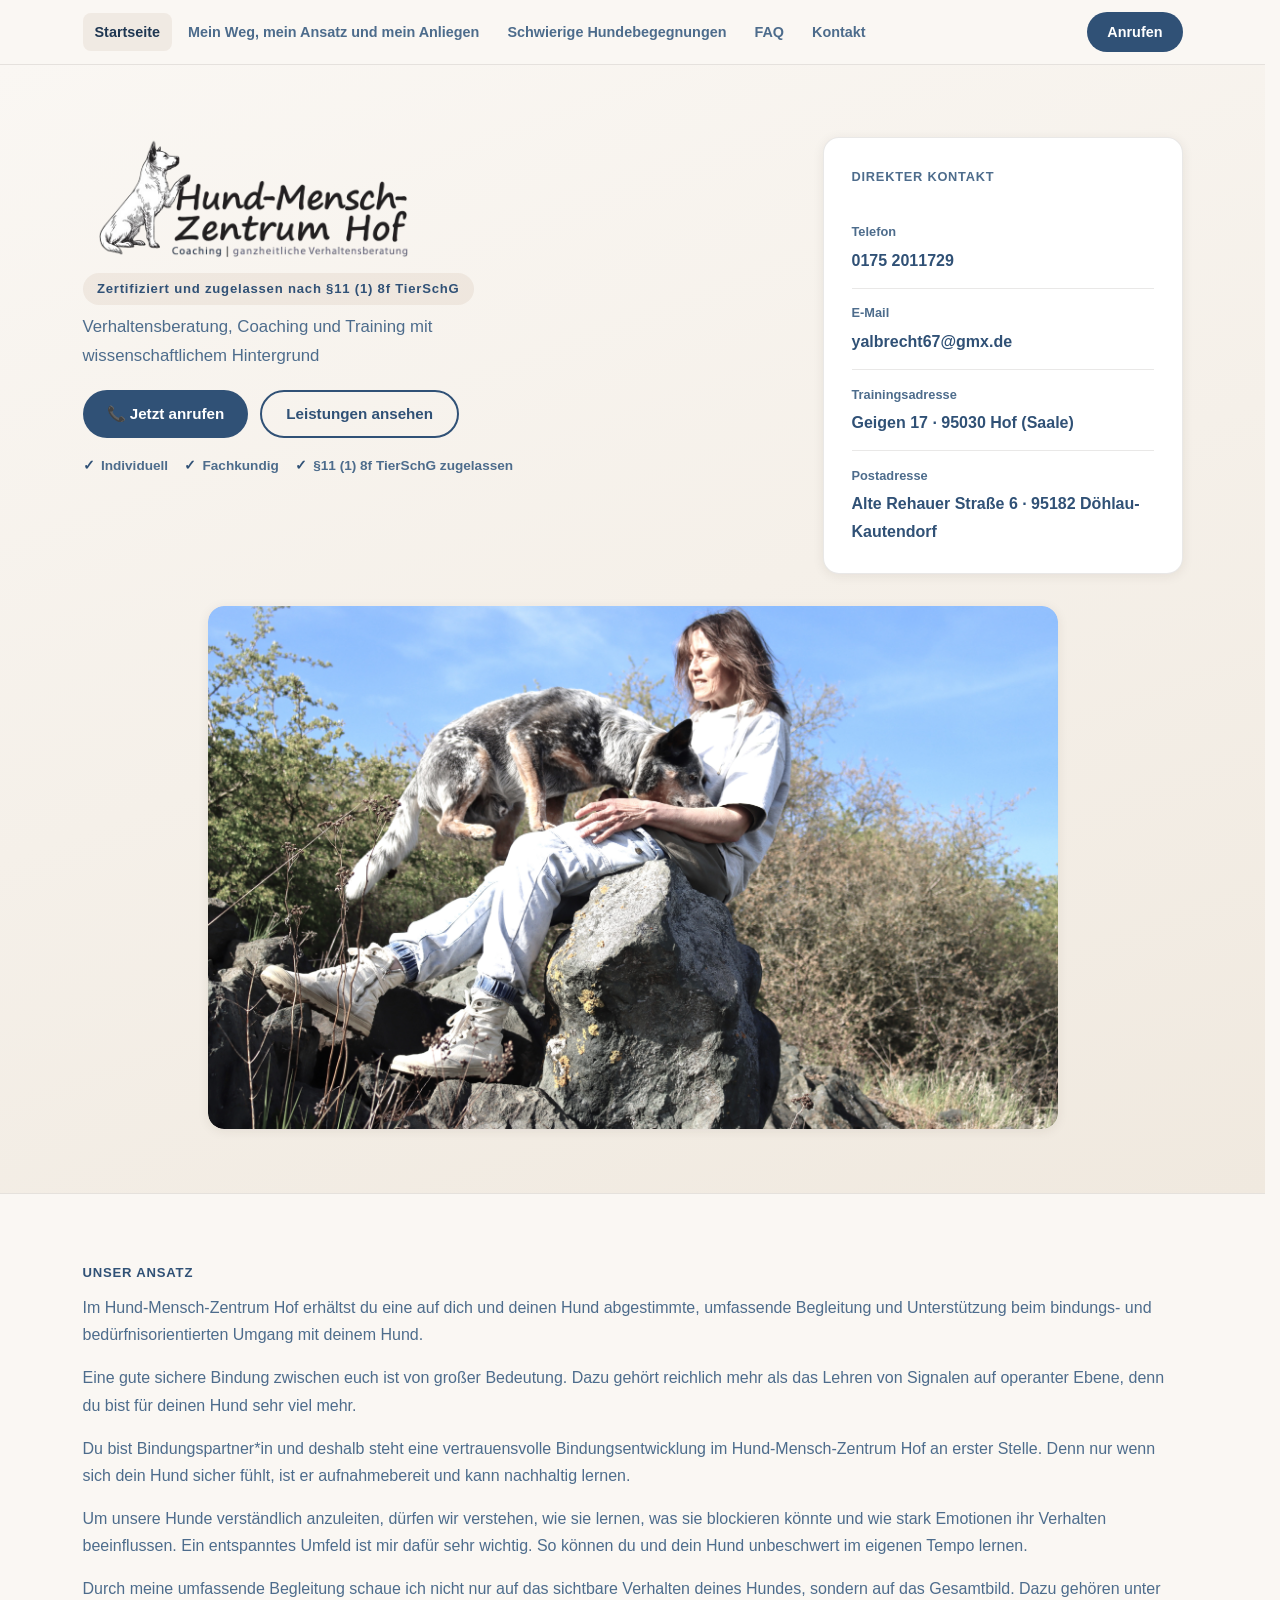
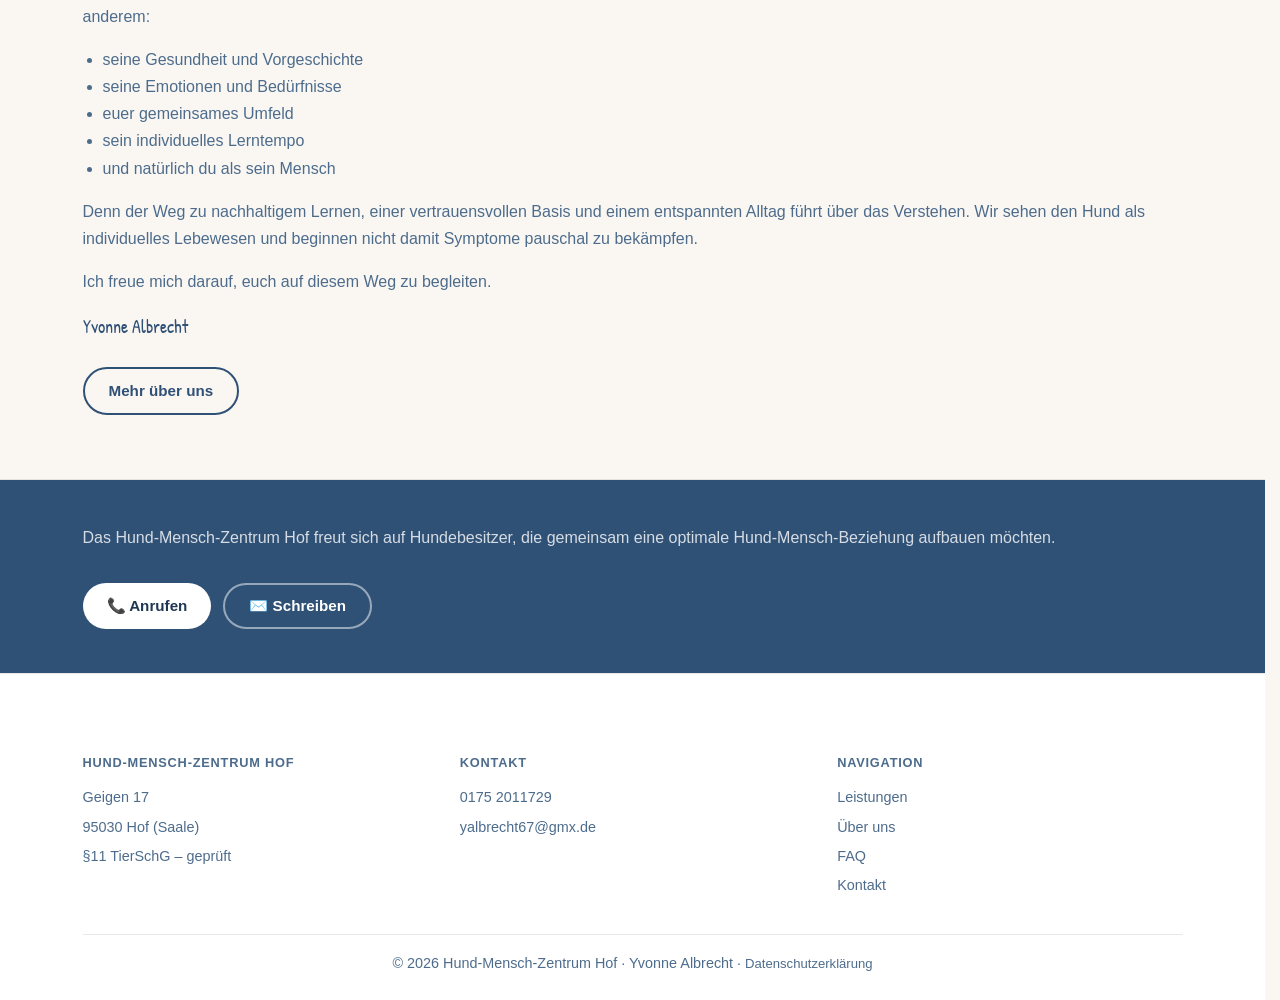
<file: index.html>
<!DOCTYPE html>
<html lang="de">
<head>
    <meta charset="UTF-8">
    <meta name="viewport" content="width=device-width, initial-scale=1.0">
    <title>Hund-Mensch-Zentrum Hof</title>
    <meta name="description" content="Hund-Mensch-Zentrum Hof – individuelle Betreuung, Grundkurse und Verhaltensberatung. §11 TierSchG geprüft. Hof (Saale).">
    <link rel="preconnect" href="https://fonts.googleapis.com">
    <link rel="preconnect" href="https://fonts.gstatic.com" crossorigin>
    <link href="https://fonts.googleapis.com/css2?family=Nunito:wght@400;600;700;800&family=Cormorant+Garamond:ital,wght@0,600;0,700;1,600&family=Patrick+Hand&display=swap" rel="stylesheet">
    <link rel="stylesheet" href="styles.css">
</head>
<body>

<!-- NAV -->
<nav class="nav">
    <div class="container nav__inner">
        <ul class="nav__links" id="navLinks">
            <li><a href="index.html" class="active">Startseite</a></li>
            <li><a href="leistungen.html">Mein Weg, mein Ansatz und mein Anliegen</a></li>
            <li><a href="ueber-uns.html">Schwierige Hundebegegnungen</a></li>
            <li><a href="faq.html">FAQ</a></li>
            <li><a href="kontakt.html">Kontakt</a></li>
        </ul>
        <a class="nav__cta desktop" href="tel:+491752011729">Anrufen</a>
        <button class="nav__burger" id="burger" aria-label="Menü öffnen" aria-expanded="false">
            <span></span><span></span><span></span>
        </button>
    </div>
</nav>


<!-- HERO -->
<section class="hero">
    <div class="container hero__grid">

        <div>
            <h1 class="hero__title hero__title--logo">
                <img src="pictures/Logo_ohne_Hintergrund.png"
                     alt="Hund-Mensch-Zentrum Hof"
                     class="hero__logo-img"
                >
            </h1>
            <span class="hero__eyebrow">Zertifiziert und zugelassen nach §11 (1) 8f TierSchG</span>
            <p class="hero__lead">
                Verhaltensberatung, Coaching und Training mit wissenschaftlichem Hintergrund
            </p>
            <div class="hero__actions">
                <a href="tel:+491752011729" class="btn-primary-warm">📞 Jetzt anrufen</a>
                <a href="leistungen.html" class="btn-outline">Leistungen ansehen</a>
            </div>
            <div class="hero__trust">
                <span class="trust-pill">Individuell</span>
                <span class="trust-pill">Fachkundig</span>
                <span class="trust-pill">§11 (1) 8f TierSchG zugelassen</span>
            </div>
        </div>

        <div class="contact-card">
            <div class="contact-card__title">Direkter Kontakt</div>
            <div class="contact-item">
                <strong>Telefon</strong>
                <a href="tel:+491752011729">0175 2011729</a>

            </div>
            <div class="contact-item">
                <strong>E-Mail</strong>
                <a href="mailto:yalbrecht67@gmx.de">yalbrecht67@gmx.de</a>
            </div>
            <div class="contact-item">
                <strong>Trainingsadresse</strong>
                <span>Geigen 17 · 95030 Hof (Saale)</span>
            </div>
            <div class="contact-item">
                <strong>Postadresse</strong>
                <span>Alte Rehauer Straße 6 · 95182 Döhlau-Kautendorf</span>
            </div>
        </div>

    </div>

    <div class="hero-media hero-media--compact">
        <img src="pictures/Bild Startseite.jpg"
             alt="Training im Hund-Mensch-Zentrum Hof"
             class="hero-img"
             width="1400" height="600"
             loading="lazy">
    </div>
</section>

<hr class="divider">


<!-- WAS WIR TUN -->
<section class="section">
    <div class="container two-col">

        <div>
            <span class="eyebrow">Unser Ansatz</span>
            <p style="color:var(--muted)">
                Im Hund-Mensch-Zentrum Hof erhältst du eine auf dich und deinen Hund abgestimmte,
                umfassende Begleitung und Unterstützung beim bindungs- und bedürfnisorientierten
                Umgang mit deinem Hund.
            </p>
            <p style="color:var(--muted)">
                Eine gute sichere Bindung zwischen euch ist von großer Bedeutung.
                Dazu gehört reichlich mehr als das Lehren von Signalen auf operanter Ebene,
                denn du bist für deinen Hund sehr viel mehr.
            </p>
            <p style="color:var(--muted)">
                Du bist Bindungspartner*in und deshalb steht eine vertrauensvolle
                Bindungsentwicklung im Hund-Mensch-Zentrum Hof an erster Stelle.
                Denn nur wenn sich dein Hund sicher fühlt, ist er aufnahmebereit
                und kann nachhaltig lernen.
            </p>
            <p style="color:var(--muted)">
                Um unsere Hunde verständlich anzuleiten, dürfen wir verstehen, wie sie
                lernen, was sie blockieren könnte und wie stark Emotionen ihr Verhalten
                beeinflussen. Ein entspanntes Umfeld ist mir dafür sehr wichtig. So können
                du und dein Hund unbeschwert im eigenen Tempo lernen.
            </p>
            <p style="color:var(--muted)">
                Durch meine umfassende Begleitung schaue ich nicht nur auf das sichtbare
                Verhalten deines Hundes, sondern auf das Gesamtbild. Dazu gehören unter
                anderem:
            </p>
            <ul style="color:var(--muted); margin:0 0 1rem 1.25rem; padding:0;">
                <li>seine Gesundheit und Vorgeschichte</li>
                <li>seine Emotionen und Bedürfnisse</li>
                <li>euer gemeinsames Umfeld</li>
                <li>sein individuelles Lerntempo</li>
                <li>und natürlich du als sein Mensch</li>
            </ul>
            <p style="color:var(--muted)">
                Denn der Weg zu nachhaltigem Lernen, einer vertrauensvollen Basis und
                einem entspannten Alltag führt über das Verstehen. Wir sehen den Hund
                als individuelles Lebewesen und beginnen nicht damit Symptome pauschal
                zu bekämpfen.
            </p>
            <p style="color:var(--muted)">
                Ich freue mich darauf, euch auf diesem Weg zu begleiten.
            </p>
            <p style="font-family:var(--font-head); font-size:1.15rem; color:var(--text); margin-bottom:1.5rem;">
                Yvonne Albrecht
            </p>
            <a href="ueber-uns.html" class="btn-outline">Mehr über uns</a>
        </div>
    </div>
</section>

<hr class="divider">


<!-- KERNAUSSAGE -->
<!--
<section class="section section--alt">
    <div class="container">
        <blockquote class="quote-block"
                    style="max-width:780px; margin:0 auto; text-align:center;
                       border-left:none; border-top:3px solid var(--primary);">
            <p style="padding-top:1.75rem">
                „Durch Vertrauen, Respekt und Verbundenheit –
                mit fachkundiger Unterstützung und individueller Betreuung
                zu einer optimalen Hund-Mensch-Beziehung."
            </p>
        </blockquote>
    </div>
</section>

<hr class="divider">

<section class="section">
    <div class="container">
        <div class="section-header">
            <h2>Leistungen im Überblick</h2>
            <p>
                Training und Lerninhalte werden den Fähigkeiten jedes einzelnen Hundes angepasst –
                kein Standardprogramm, sondern individuelle Begleitung.
            </p>
        </div>
        <div class="cards cards--4">
            <div class="card">
                <div class="card__icon">🐶</div>
                <h3>Welpenerziehung</h3>
                <p>Optimaler Beziehungsaufbau und Training in der sensiblen Lernphase.</p>
                <a href="leistungen.html">Mehr erfahren →</a>
            </div>
            <div class="card">
                <div class="card__icon">🐾</div>
                <h3>Basiserziehung</h3>
                <p>Grundsignale und Alltagsverhalten – angepasst an Typ, Alter und Konzentration.</p>
                <a href="leistungen.html">Mehr erfahren →</a>
            </div>
            <div class="card">
                <div class="card__icon">🧠</div>
                <h3>Verhaltensänderung</h3>
                <p>Analyse und individuelle Lösungswege bei Auffälligkeiten wie Angst oder Aggression.</p>
                <a href="leistungen.html">Mehr erfahren →</a>
            </div>
            <div class="card">
                <div class="card__icon">⭐</div>
                <h3>VIP-Training</h3>
                <p>Intensives Einzeltraining ohne Ablenkung – voller Fokus auf Ihr Team.</p>
                <a href="leistungen.html">Mehr erfahren →</a>
            </div>
        </div>

        <div class="gallery">

            <div class="img-placeholder gallery-img">
                <span class="ph-icon">📸</span>
                <span>Bild 1 · z. B. Gruppentraining</span>
            </div>
            <img src="assets/kurs1.jpg" alt="Gruppentraining"
                 class="gallery-img" width="800" height="600" loading="lazy">

            <div class="img-placeholder gallery-img">
                <span class="ph-icon">📸</span>
                <span>Bild 2 · z. B. Leinentraining</span>
            </div>
            <img src="assets/kurs2.jpg" alt="Leinentraining"
                 class="gallery-img" width="800" height="600" loading="lazy">

            <div class="img-placeholder gallery-img">
                <span class="ph-icon">📸</span>
                <span>Bild 3 · z. B. Hund + Halter</span>
            </div>
            <img src="assets/kurs3.jpg" alt="Hund und Halter"
                 class="gallery-img" width="800" height="600" loading="lazy">

        </div>
    </div>
</section>
-->


<!-- CTA -->
<section class="cta-strip">
    <div class="container cta-strip__inner">
        <div>
            <p>
                Das Hund-Mensch-Zentrum Hof freut sich auf Hundebesitzer, die gemeinsam
                eine optimale Hund-Mensch-Beziehung aufbauen möchten.
            </p>
        </div>
        <div class="cta-strip__actions">
            <a href="tel:+491752011729" class="btn-white">📞 Anrufen</a>
            <a href="kontakt.html" class="btn-ghost">✉️ Schreiben</a>
        </div>
    </div>
</section>


<!-- FOOTER -->
<footer class="footer">
    <div class="container">
        <div class="footer__grid">
            <div>
                <h6>Hund-Mensch-Zentrum Hof</h6>
                <address>
                    <p>Geigen 17</p>
                    <p>95030 Hof (Saale)</p>
                    <p>§11 TierSchG – geprüft</p>
                </address>
            </div>
            <div>
                <h6>Kontakt</h6>
                <p><a href="tel:+491752011729">0175 2011729</a></p>
                <p><a href="mailto:yalbrecht67@gmx.de">yalbrecht67@gmx.de</a></p>
            </div>
            <div>
                <h6>Navigation</h6>
                <ul>
                    <li><a href="leistungen.html">Leistungen</a></li>
                    <li><a href="ueber-uns.html">Über uns</a></li>
                    <li><a href="faq.html">FAQ</a></li>
                    <li><a href="kontakt.html">Kontakt</a></li>
                </ul>
            </div>
        </div>
        <!-- Datenschutz unauffällig im Footer -->
        <div style="text-align:center; padding-top:1rem; border-top:1px solid var(--border);
                margin-top:1rem">
            <p class="footer__copy" style="border:none; padding:0; margin:0">
                © 2026 Hund-Mensch-Zentrum Hof · Yvonne Albrecht ·
                <a href="datenschutz.html"
                   style="color:var(--muted); text-decoration:none; font-size:.82rem">
                    Datenschutzerklärung
                </a>
            </p>
        </div>
    </div>
</footer>

<div class="mobile-bar">
    <a href="tel:+491752011729" class="m-call">📞 Anrufen</a>
    <a href="mailto:yalbrecht67@gmx.de" class="m-mail">✉️ E-Mail</a>
</div>

<script>
    const burger = document.getElementById('burger');
    const navLinks = document.getElementById('navLinks');
    burger.addEventListener('click', () => {
        navLinks.classList.toggle('open');
        burger.setAttribute('aria-expanded', navLinks.classList.contains('open'));
    });
    navLinks.querySelectorAll('a').forEach(a =>
        a.addEventListener('click', () => navLinks.classList.remove('open'))
    );
</script>

</body>
</html>
</file>
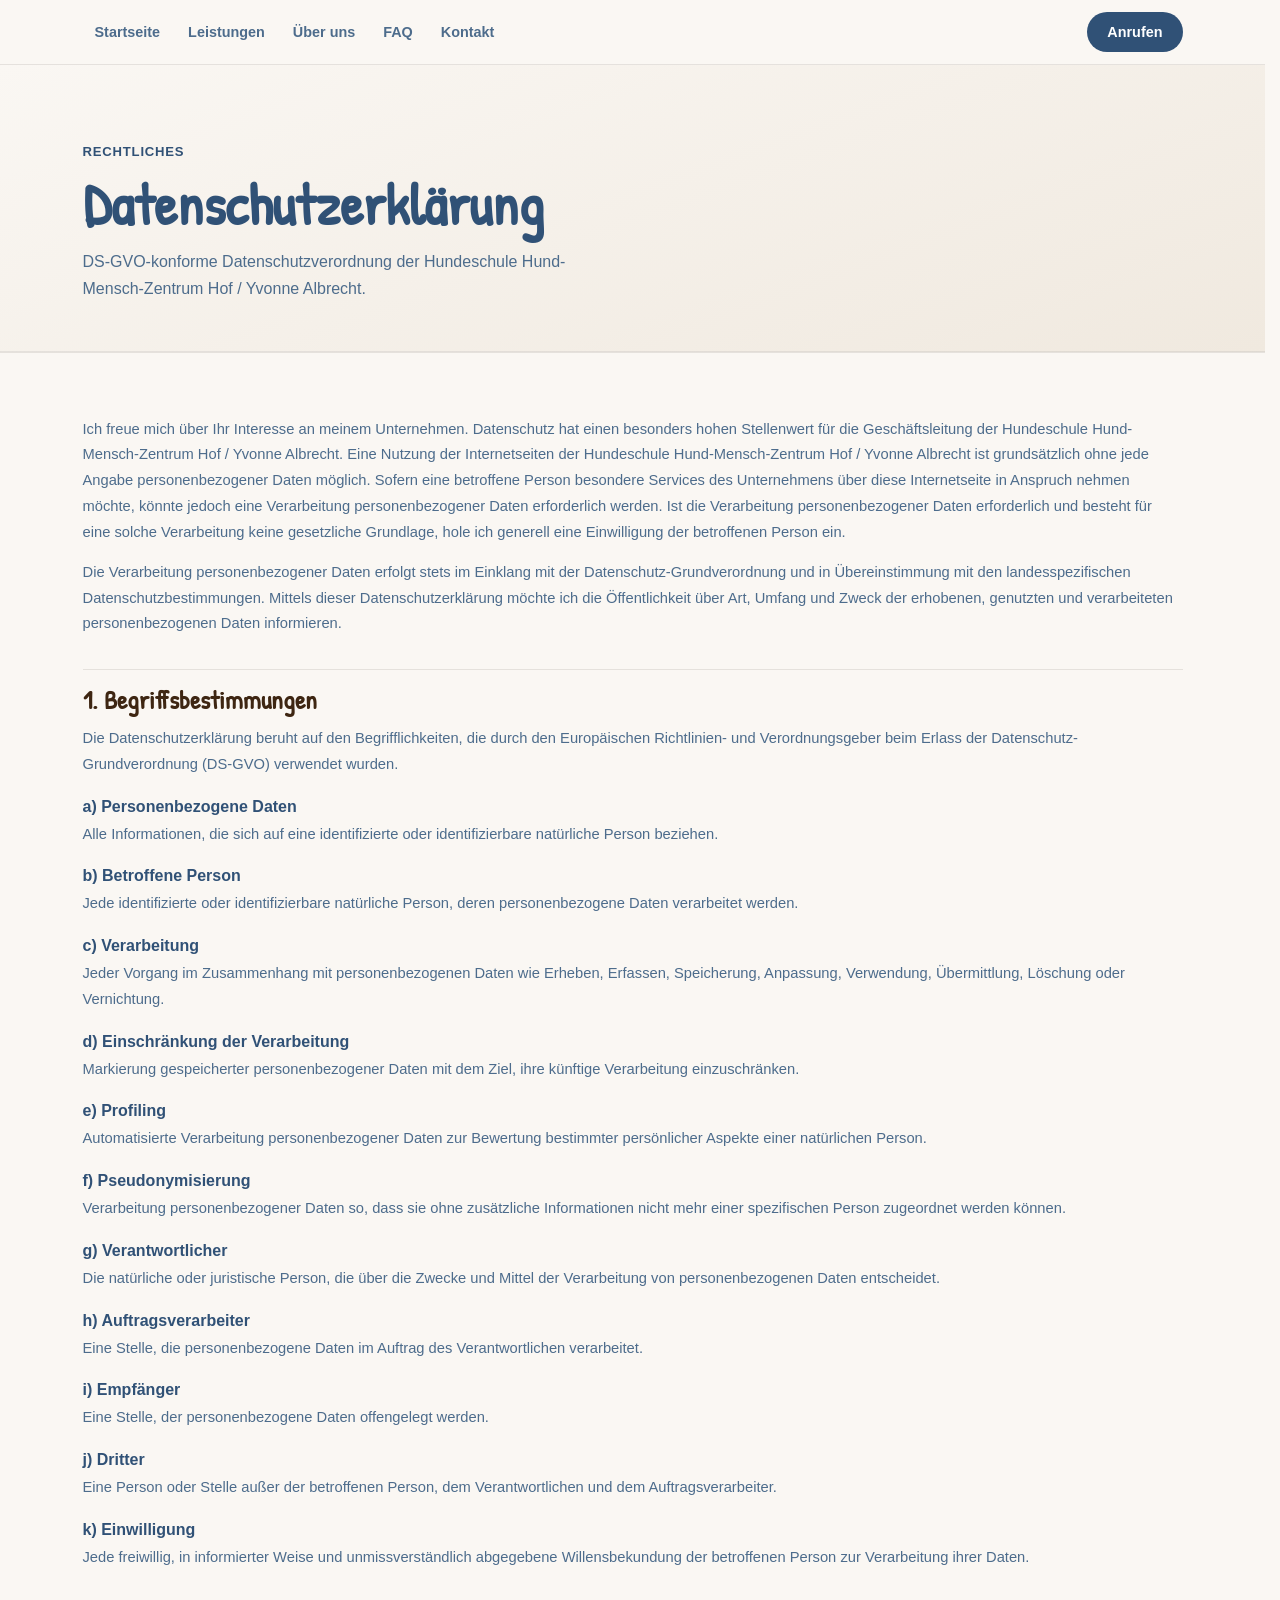
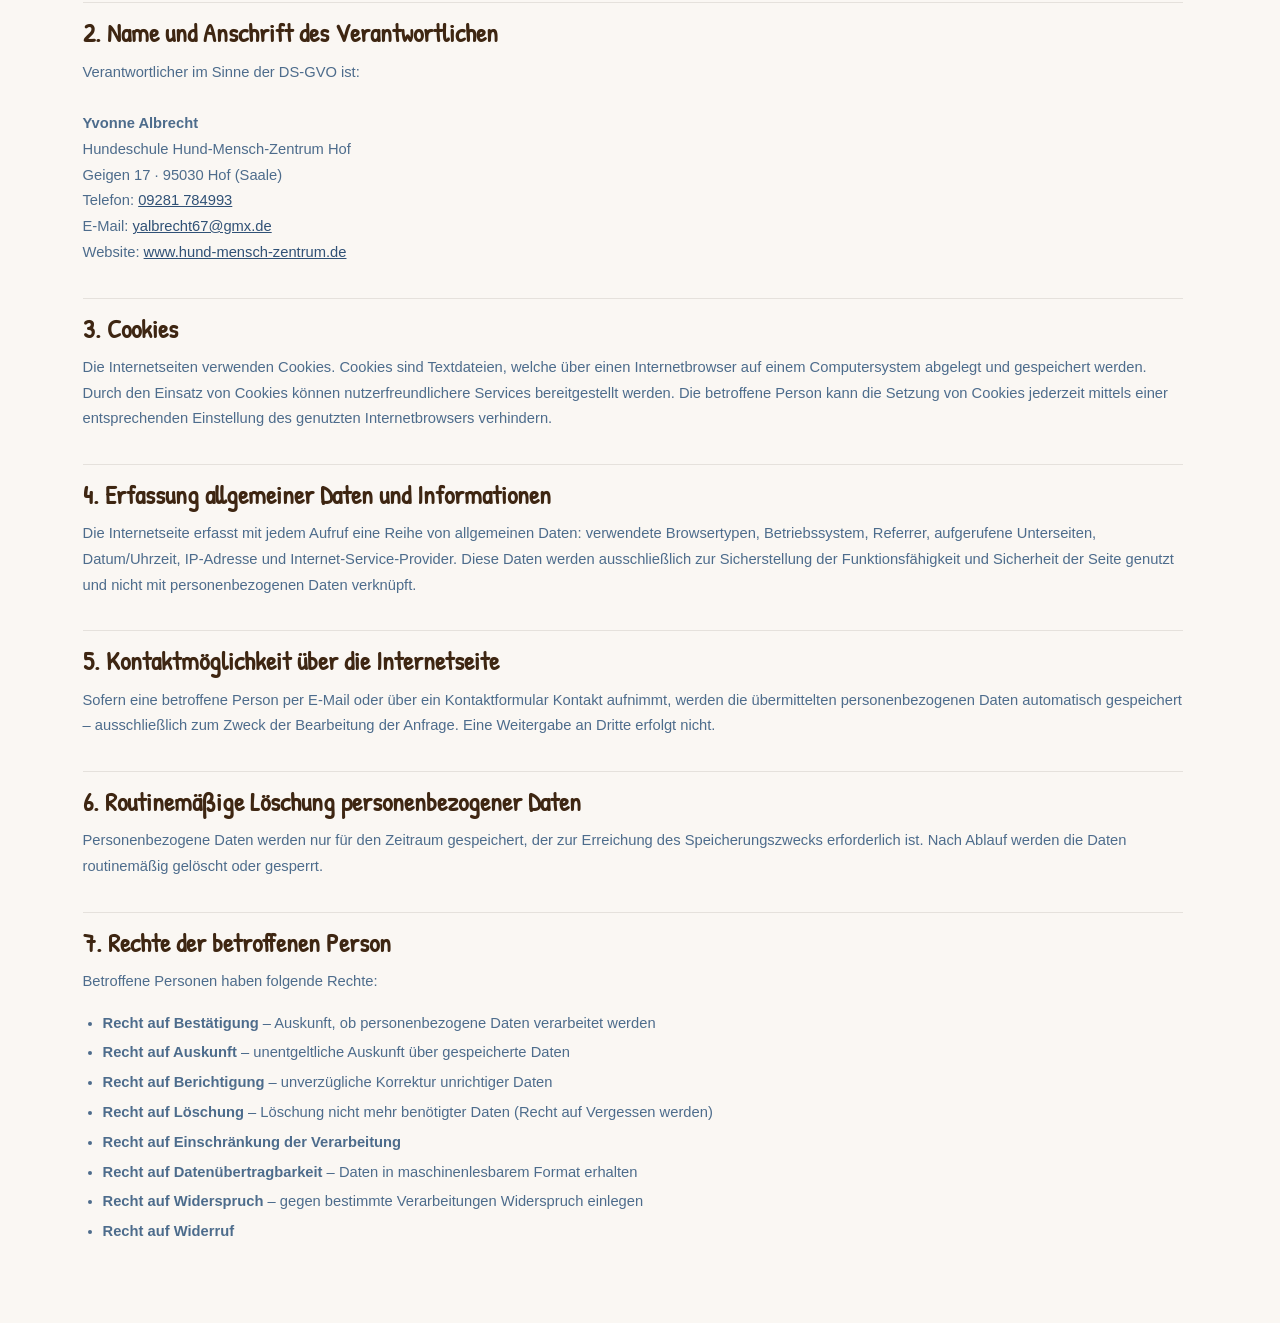
<file: datenschutz.html>
<!DOCTYPE html>
<html lang="de">
<head>
    <meta charset="UTF-8">
    <meta name="viewport" content="width=device-width, initial-scale=1.0">
    <title>Datenschutzerklärung – Hund-Mensch-Zentrum Hof</title>
    <meta name="robots" content="noindex">
    <link rel="preconnect" href="https://fonts.googleapis.com">
    <link rel="preconnect" href="https://fonts.gstatic.com" crossorigin>
  <link href="https://fonts.googleapis.com/css2?family=Nunito:wght@400;600;700;800&family=Cormorant+Garamond:ital,wght@0,600;0,700;1,600&family=Patrick+Hand&display=swap" rel="stylesheet">
    <link rel="stylesheet" href="styles.css">
    <style>
        .dsgvo-content h2 {
            font-size: clamp(1.2rem, 2.5vw, 1.6rem);
            color: #3e2612;
            margin: 2rem 0 .75rem;
            padding-top: 1rem;
            border-top: 1px solid var(--border);
        }
        .dsgvo-content h2:first-child { border-top: none; margin-top: 0; }
        .dsgvo-content h3 {
            font-family: var(--font-body);
            font-size: 1rem;
            font-weight: 800;
            color: var(--text);
            margin: 1.25rem 0 .4rem;
        }
        .dsgvo-content p {
            font-size: .92rem;
            color: var(--muted);
            line-height: 1.75;
            margin-bottom: .9rem;
        }
        .dsgvo-content ul {
            padding-left: 1.25rem;
            margin-bottom: .9rem;
        }
        .dsgvo-content ul li {
            font-size: .92rem;
            color: var(--muted);
            line-height: 1.7;
            margin-bottom: .3rem;
        }
        .dsgvo-content a { color: var(--primary); }
    </style>
</head>
<body>

<!-- NAV -->
<nav class="nav">
    <div class="container nav__inner">
        <ul class="nav__links" id="navLinks">
            <li><a href="index.html">Startseite</a></li>
            <li><a href="leistungen.html">Leistungen</a></li>
            <li><a href="ueber-uns.html">Über uns</a></li>
            <li><a href="faq.html">FAQ</a></li>
            <li><a href="kontakt.html">Kontakt</a></li>
        </ul>
        <a class="nav__cta desktop" href="tel:+491752011729">Anrufen</a>
        <button class="nav__burger" id="burger" aria-label="Menü öffnen" aria-expanded="false">
            <span></span><span></span><span></span>
        </button>
    </div>
</nav>


<!-- PAGE HERO -->
<section class="page-hero">
    <div class="container">
        <span class="eyebrow">Rechtliches</span>
        <h1>Datenschutzerklärung</h1>
        <p>DS-GVO-konforme Datenschutzverordnung der Hundeschule Hund-Mensch-Zentrum Hof / Yvonne Albrecht.</p>
    </div>
</section>

<hr class="divider">


<!-- DATENSCHUTZTEXT -->
<section class="section">
    <div class="container" style="max-width:var(--content-narrow); margin-inline:auto">
        <div class="dsgvo-content">

            <p>
                Ich freue mich über Ihr Interesse an meinem Unternehmen. Datenschutz hat einen
                besonders hohen Stellenwert für die Geschäftsleitung der Hundeschule
                Hund-Mensch-Zentrum Hof / Yvonne Albrecht. Eine Nutzung der Internetseiten der
                Hundeschule Hund-Mensch-Zentrum Hof / Yvonne Albrecht ist grundsätzlich ohne
                jede Angabe personenbezogener Daten möglich. Sofern eine betroffene Person
                besondere Services des Unternehmens über diese Internetseite in Anspruch nehmen
                möchte, könnte jedoch eine Verarbeitung personenbezogener Daten erforderlich werden.
                Ist die Verarbeitung personenbezogener Daten erforderlich und besteht für eine solche
                Verarbeitung keine gesetzliche Grundlage, hole ich generell eine Einwilligung der
                betroffenen Person ein.
            </p>
            <p>
                Die Verarbeitung personenbezogener Daten erfolgt stets im Einklang mit der
                Datenschutz-Grundverordnung und in Übereinstimmung mit den landesspezifischen
                Datenschutzbestimmungen. Mittels dieser Datenschutzerklärung möchte ich die
                Öffentlichkeit über Art, Umfang und Zweck der erhobenen, genutzten und
                verarbeiteten personenbezogenen Daten informieren.
            </p>

            <h2>1. Begriffsbestimmungen</h2>
            <p>
                Die Datenschutzerklärung beruht auf den Begrifflichkeiten, die durch den
                Europäischen Richtlinien- und Verordnungsgeber beim Erlass der
                Datenschutz-Grundverordnung (DS-GVO) verwendet wurden.
            </p>
            <h3>a) Personenbezogene Daten</h3>
            <p>
                Alle Informationen, die sich auf eine identifizierte oder identifizierbare
                natürliche Person beziehen.
            </p>
            <h3>b) Betroffene Person</h3>
            <p>
                Jede identifizierte oder identifizierbare natürliche Person, deren
                personenbezogene Daten verarbeitet werden.
            </p>
            <h3>c) Verarbeitung</h3>
            <p>
                Jeder Vorgang im Zusammenhang mit personenbezogenen Daten wie Erheben,
                Erfassen, Speicherung, Anpassung, Verwendung, Übermittlung, Löschung oder
                Vernichtung.
            </p>
            <h3>d) Einschränkung der Verarbeitung</h3>
            <p>
                Markierung gespeicherter personenbezogener Daten mit dem Ziel, ihre
                künftige Verarbeitung einzuschränken.
            </p>
            <h3>e) Profiling</h3>
            <p>
                Automatisierte Verarbeitung personenbezogener Daten zur Bewertung
                bestimmter persönlicher Aspekte einer natürlichen Person.
            </p>
            <h3>f) Pseudonymisierung</h3>
            <p>
                Verarbeitung personenbezogener Daten so, dass sie ohne zusätzliche
                Informationen nicht mehr einer spezifischen Person zugeordnet werden können.
            </p>
            <h3>g) Verantwortlicher</h3>
            <p>
                Die natürliche oder juristische Person, die über die Zwecke und Mittel
                der Verarbeitung von personenbezogenen Daten entscheidet.
            </p>
            <h3>h) Auftragsverarbeiter</h3>
            <p>
                Eine Stelle, die personenbezogene Daten im Auftrag des Verantwortlichen
                verarbeitet.
            </p>
            <h3>i) Empfänger</h3>
            <p>
                Eine Stelle, der personenbezogene Daten offengelegt werden.
            </p>
            <h3>j) Dritter</h3>
            <p>
                Eine Person oder Stelle außer der betroffenen Person, dem Verantwortlichen
                und dem Auftragsverarbeiter.
            </p>
            <h3>k) Einwilligung</h3>
            <p>
                Jede freiwillig, in informierter Weise und unmissverständlich abgegebene
                Willensbekundung der betroffenen Person zur Verarbeitung ihrer Daten.
            </p>

            <h2>2. Name und Anschrift des Verantwortlichen</h2>
            <p>
                Verantwortlicher im Sinne der DS-GVO ist:<br><br>
                <strong>Yvonne Albrecht</strong><br>
                Hundeschule Hund-Mensch-Zentrum Hof<br>
                Geigen 17 · 95030 Hof (Saale)<br>
                Telefon: <a href="tel:+499281784993">09281 784993</a><br>
                E-Mail: <a href="mailto:yalbrecht67@gmx.de">yalbrecht67@gmx.de</a><br>
                Website: <a href="https://www.hund-mensch-zentrum.de"
                            target="_blank" rel="noopener noreferrer">
                www.hund-mensch-zentrum.de
            </a>
            </p>

            <h2>3. Cookies</h2>
            <p>
                Die Internetseiten verwenden Cookies. Cookies sind Textdateien, welche über
                einen Internetbrowser auf einem Computersystem abgelegt und gespeichert werden.
                Durch den Einsatz von Cookies können nutzerfreundlichere Services bereitgestellt
                werden. Die betroffene Person kann die Setzung von Cookies jederzeit mittels
                einer entsprechenden Einstellung des genutzten Internetbrowsers verhindern.
            </p>

            <h2>4. Erfassung allgemeiner Daten und Informationen</h2>
            <p>
                Die Internetseite erfasst mit jedem Aufruf eine Reihe von allgemeinen Daten:
                verwendete Browsertypen, Betriebssystem, Referrer, aufgerufene Unterseiten,
                Datum/Uhrzeit, IP-Adresse und Internet-Service-Provider. Diese Daten werden
                ausschließlich zur Sicherstellung der Funktionsfähigkeit und Sicherheit der
                Seite genutzt und nicht mit personenbezogenen Daten verknüpft.
            </p>

            <h2>5. Kontaktmöglichkeit über die Internetseite</h2>
            <p>
                Sofern eine betroffene Person per E-Mail oder über ein Kontaktformular
                Kontakt aufnimmt, werden die übermittelten personenbezogenen Daten
                automatisch gespeichert – ausschließlich zum Zweck der Bearbeitung der
                Anfrage. Eine Weitergabe an Dritte erfolgt nicht.
            </p>

            <h2>6. Routinemäßige Löschung personenbezogener Daten</h2>
            <p>
                Personenbezogene Daten werden nur für den Zeitraum gespeichert, der zur
                Erreichung des Speicherungszwecks erforderlich ist. Nach Ablauf werden
                die Daten routinemäßig gelöscht oder gesperrt.
            </p>

            <h2>7. Rechte der betroffenen Person</h2>
            <p>Betroffene Personen haben folgende Rechte:</p>
            <ul>
                <li><strong>Recht auf Bestätigung</strong> – Auskunft, ob personenbezogene Daten verarbeitet werden</li>
                <li><strong>Recht auf Auskunft</strong> – unentgeltliche Auskunft über gespeicherte Daten</li>
                <li><strong>Recht auf Berichtigung</strong> – unverzügliche Korrektur unrichtiger Daten</li>
                <li><strong>Recht auf Löschung</strong> – Löschung nicht mehr benötigter Daten (Recht auf Vergessen werden)</li>
                <li><strong>Recht auf Einschränkung der Verarbeitung</strong></li>
                <li><strong>Recht auf Datenübertragbarkeit</strong> – Daten in maschinenlesbarem Format erhalten</li>
                <li><strong>Recht auf Widerspruch</strong> – gegen bestimmte Verarbeitungen Widerspruch einlegen</li>
                <li><strong>Recht auf Widerruf</stron
</file>
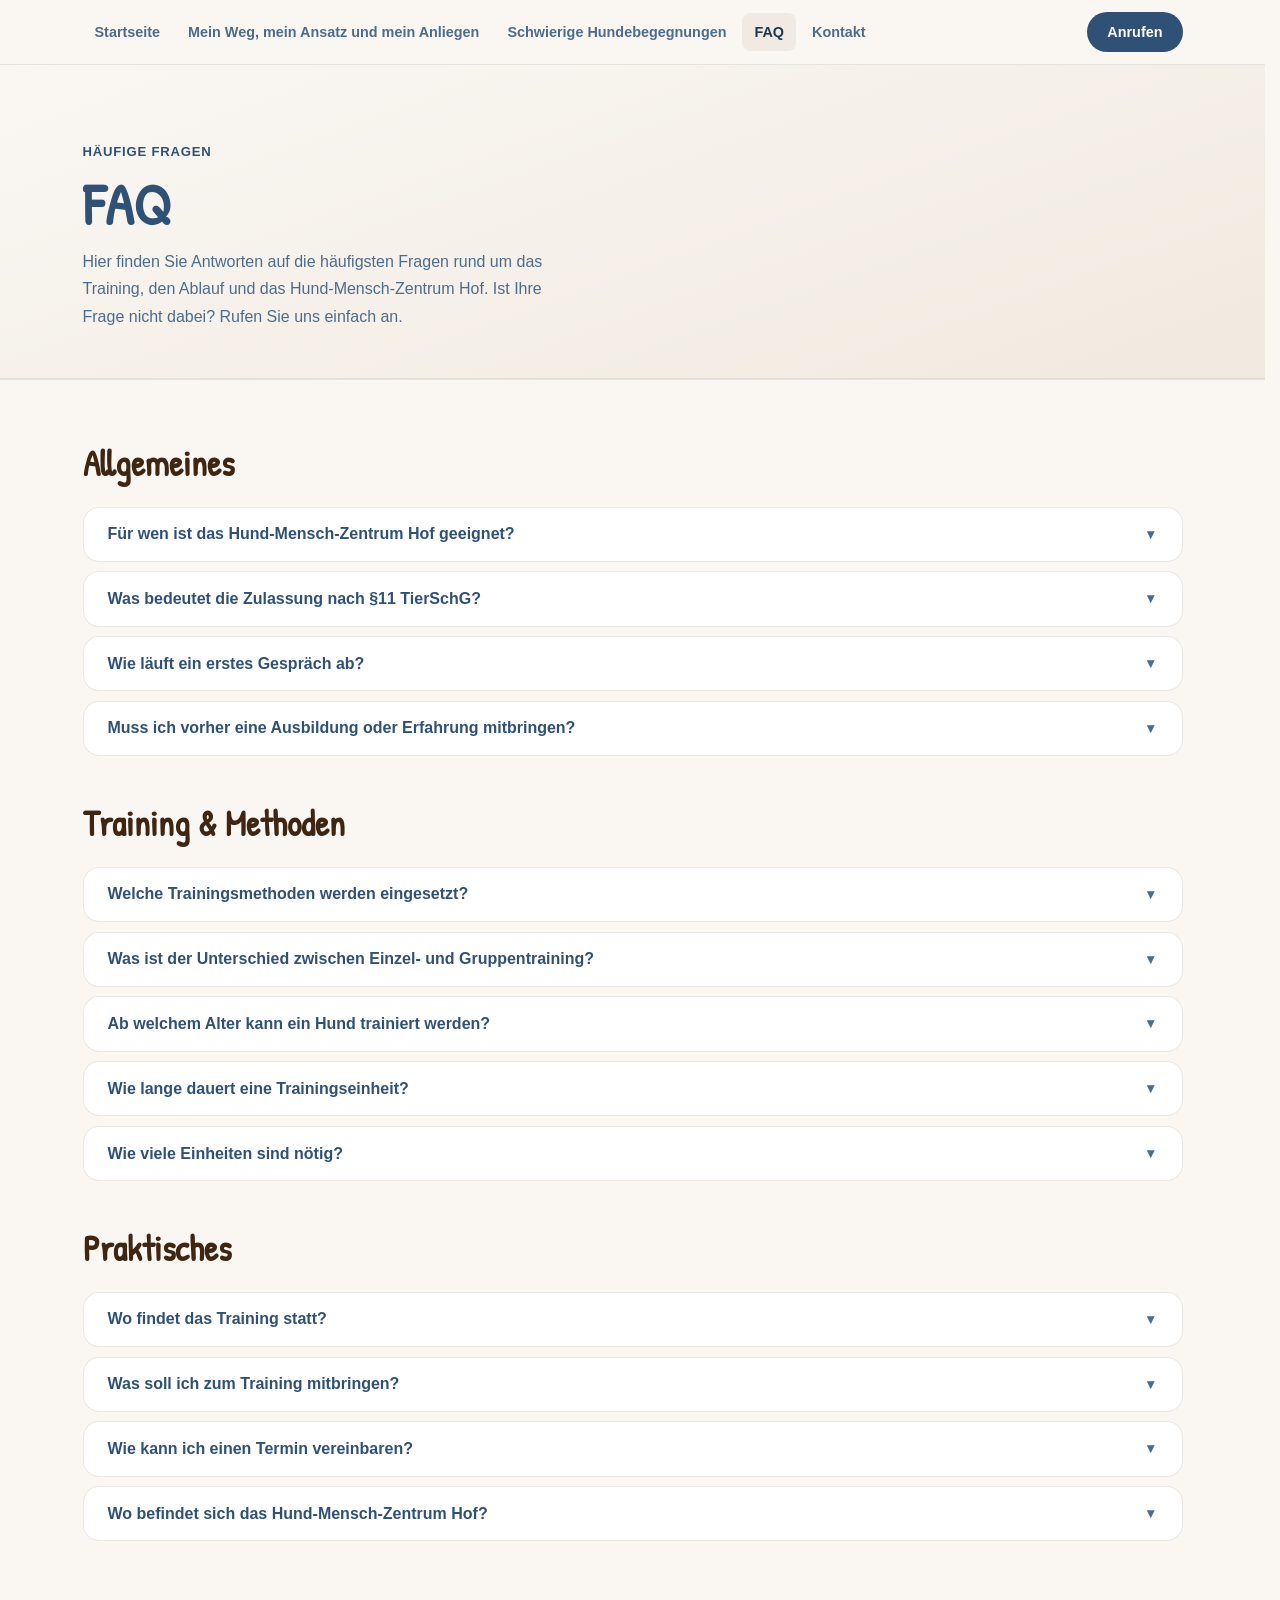
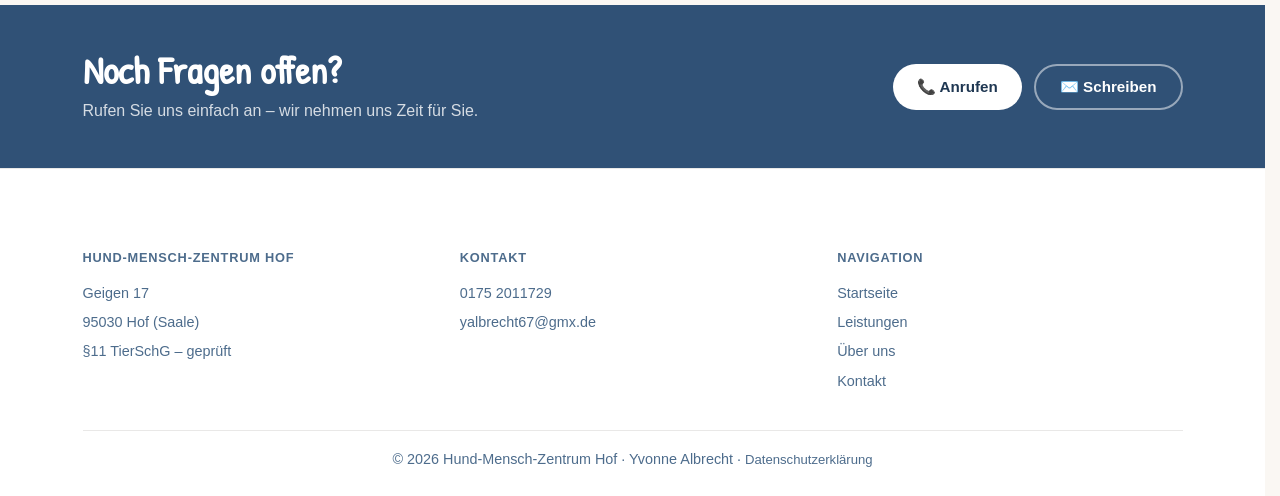
<file: faq.html>
<!DOCTYPE html>
<html lang="de">
<head>
    <meta charset="UTF-8">
    <meta name="viewport" content="width=device-width, initial-scale=1.0">
    <title>FAQ – Hund-Mensch-Zentrum Hof</title>
    <meta name="description" content="Häufig gestellte Fragen zum Hund-Mensch-Zentrum Hof – Trainingsablauf, Kosten, Anfahrt und mehr.">
    <link rel="preconnect" href="https://fonts.googleapis.com">
    <link rel="preconnect" href="https://fonts.gstatic.com" crossorigin>
  <link href="https://fonts.googleapis.com/css2?family=Nunito:wght@400;600;700;800&family=Cormorant+Garamond:ital,wght@0,600;0,700;1,600&family=Patrick+Hand&display=swap" rel="stylesheet">
    <link rel="stylesheet" href="styles.css">
</head>
<body>

<!-- NAV -->
<nav class="nav">
    <div class="container nav__inner">
        <ul class="nav__links" id="navLinks">
            <li><a href="index.html">Startseite</a></li>
            <li><a href="leistungen.html">Mein Weg, mein Ansatz und mein Anliegen</a></li>
            <li><a href="ueber-uns.html">Schwierige Hundebegegnungen</a></li>
            <li><a href="faq.html" class="active">FAQ</a></li>
            <li><a href="kontakt.html">Kontakt</a></li>
        </ul>
        <a class="nav__cta desktop" href="tel:+491752011729">Anrufen</a>
        <button class="nav__burger" id="burger" aria-label="Menü öffnen" aria-expanded="false">
            <span></span><span></span><span></span>
        </button>
    </div>
</nav>


<!-- PAGE HERO -->
<section class="page-hero">
    <div class="container">
        <span class="eyebrow">Häufige Fragen</span>
        <h1>FAQ</h1>
        <p>
            Hier finden Sie Antworten auf die häufigsten Fragen rund um das
            Training, den Ablauf und das Hund-Mensch-Zentrum Hof.
            Ist Ihre Frage nicht dabei? Rufen Sie uns einfach an.
        </p>
    </div>
</section>

<hr class="divider">


<!-- FAQ ALLGEMEIN -->
<section class="section">
    <div class="container" style="max-width: var(--content-narrow); margin-inline: auto">

        <h2 style="font-size: clamp(1.5rem, 3vw, 2.2rem); color:#3e2612; margin-bottom:1.5rem">
            Allgemeines
        </h2>
        <div class="accordion" id="faq-allgemein">

            <div class="accordion-item">
                <button class="accordion-btn" aria-expanded="false" aria-controls="a1">
                    Für wen ist das Hund-Mensch-Zentrum Hof geeignet?
                    <span class="icon">▼</span>
                </button>
                <div class="accordion-body" id="a1" role="region">
                    Das Hund-Mensch-Zentrum Hof richtet sich an alle Hundebesitzer –
                    vom Welpenhalter bis zum erfahrenen Hundeführer. Egal ob Sie
                    Grundgehorsam aufbauen, Verhaltensauffälligkeiten angehen oder
                    einfach die Beziehung zu Ihrem Hund vertiefen möchten:
                    Das Training wird individuell auf Sie und Ihren Hund abgestimmt.
                </div>
            </div>

            <div class="accordion-item">
                <button class="accordion-btn" aria-expanded="false" aria-controls="a2">
                    Was bedeutet die Zulassung nach §11 TierSchG?
                    <span class="icon">▼</span>
                </button>
                <div class="accordion-body" id="a2" role="region">
                    Die Erlaubnis nach §11 (1) 8f Tierschutzgesetz ist eine behördliche
                    Zulassung, die für gewerbsmäßige Hundeausbildung und -betreuung
                    in Deutschland vorgeschrieben ist. Sie setzt eine Sachkundeprüfung
                    sowie den Nachweis tierschutzgerechter Haltungsbedingungen voraus –
                    ein verlässliches Qualitätsmerkmal für Hundebesitzer.
                </div>
            </div>

            <div class="accordion-item">
                <button class="accordion-btn" aria-expanded="false" aria-controls="a3">
                    Wie läuft ein erstes Gespräch ab?
                    <span class="icon">▼</span>
                </button>
                <div class="accordion-body" id="a3" role="region">
                    Im Erstgespräch lernen wir uns kennen und besprechen Ihre Situation –
                    was bisher gut klappt, wo Herausforderungen liegen und was
                    Sie sich für Ihren Hund wünschen. Auf Basis dessen empfehlen wir
                    das passende Training. Das Erstgespräch ist unverbindlich und kostenlos.
                </div>
            </div>

            <div class="accordion-item">
                <button class="accordion-btn" aria-expanded="false" aria-controls="a4">
                    Muss ich vorher eine Ausbildung oder Erfahrung mitbringen?
                    <span class="icon">▼</span>
                </button>
                <div class="accordion-body" id="a4" role="region">
                    Nein – keinerlei Vorkenntnisse nötig. Das Training beginnt dort,
                    wo Sie und Ihr Hund gerade stehen. Anfänger sind genauso willkommen
                    wie Halter, die schon Erfahrung haben und gezielt weiter möchten.
                </div>
            </div>

        </div>


        <h2 style="font-size: clamp(1.5rem, 3vw, 2.2rem); color:#3e2612;
               margin-top:3rem; margin-bottom:1.5rem">
            Training & Methoden
        </h2>
        <div class="accordion" id="faq-training">

            <div class="accordion-item">
                <button class="accordion-btn" aria-expanded="false" aria-controls="b1">
                    Welche Trainingsmethoden werden eingesetzt?
                    <span class="icon">▼</span>
                </button>
                <div class="accordion-body" id="b1" role="region">
                    Das Training basiert auf positiver Verstärkung und modernen
                    lerntheoretischen Grundlagen – unter anderem Markertraining
                    (Clicker oder Wort), Targettraining und Impulskontrolle.
                    Druck und Strafe haben im Training keinen Platz.
                </div>
            </div>

            <div class="accordion-item">
                <button class="accordion-btn" aria-expanded="false" aria-controls="b2">
                    Was ist der Unterschied zwischen Einzel- und Gruppentraining?
                    <span class="icon">▼</span>
                </button>
                <div class="accordion-body" id="b2" role="region">
                    Im Einzeltraining (VIP-Training) liegt der volle Fokus auf Ihrem
                    Hund-Mensch-Team – ideal für sensible Hunde, spezifische Ziele
                    oder wenn individuelle Aufmerksamkeit wichtig ist.
                    Das Gruppentraining bietet realistische Ablenkung und sozialen
                    Kontakt – gut geeignet, wenn Grundsignale unter Ablenkung
                    gefestigt werden sollen.
                </div>
            </div>

            <div class="accordion-item">
                <button class="accordion-btn" aria-expanded="false" aria-controls="b3">
                    Ab welchem Alter kann ein Hund trainiert werden?
                    <span class="icon">▼</span>
                </button>
                <div class="accordion-body" id="b3" role="region">
                    Schon Welpen ab der 8. Lebenswoche können mit dem Training beginnen –
                    die sensible Phase bis zur 16. Woche ist besonders wertvoll für
                    den Beziehungsaufbau und erste Lernerfahrungen.
                    Aber auch ältere Hunde können neue Verhaltensweisen erlernen
                    und bestehende verbessern.
                </div>
            </div>

            <div class="accordion-item">
                <button class="accordion-btn" aria-expanded="false" aria-controls="b4">
                    Wie lange dauert eine Trainingseinheit?
                    <span class="icon">▼</span>
                </button>
                <div class="accordion-body" id="b4" role="region">
                    Die Dauer wird je nach Trainingsform und Hund individuell
                    abgestimmt. Welpen brauchen kürzere Einheiten als erwachsene
                    Hunde. Details besprechen wir gerne im Erstgespräch.
                </div>
            </div>

            <div class="accordion-item">
                <button class="accordion-btn" aria-expanded="false" aria-controls="b5">
                    Wie viele Einheiten sind nötig?
                    <span class="icon">▼</span>
                </button>
                <div class="accordion-body" id="b5" role="region">
                    Das hängt vom Ziel und von Hund und Halter ab. Manche
                    Herausforderungen lassen sich in wenigen Einheiten lösen,
                    andere benötigen ein längeres, begleitendes Training.
                    Eine realistische Einschätzung geben wir nach dem Erstgespräch.
                </div>
            </div>

        </div>


        <h2 style="font-size: clamp(1.5rem, 3vw, 2.2rem); color:#3e2612;
               margin-top:3rem; margin-bottom:1.5rem">
            Praktisches
        </h2>
        <div class="accordion" id="faq-praktisch">

            <div class="accordion-item">
                <button class="accordion-btn" aria-expanded="false" aria-controls="c1">
                    Wo findet das Training statt?
                    <span class="icon">▼</span>
                </button>
                <div class="accordion-body" id="c1" role="region">
                    Das Training findet je nach Bedarf beim Hund-Mensch-Zentrum Hof
                    in Hof (Saale), bei Ihnen zu Hause oder in der näheren Umgebung
                    statt. Hausbesuche sind besonders sinnvoll, wenn Probleme im
                    häuslichen Umfeld auftreten.
                </div>
            </div>

            <div class="accordion-item">
                <button class="accordion-btn" aria-expanded="false" aria-controls="c2">
                    Was soll ich zum Training mitbringen?
                    <span class="icon">▼</span>
                </button>
                <div class="accordion-body" id="c2" role="region">
                    Bringen Sie Ihren Hund an der Leine mit, dazu Leckerlis oder
                    ein Spielzeug das Ihren Hund motiviert, sowie Wasser für den Hund.
                    Alles Weitere besprechen wir beim Erstgespräch.
                </div>
            </div>

            <div class="accordion-item">
                <button class="accordion-btn" aria-expanded="false" aria-controls="c3">
                    Wie kann ich einen Termin vereinbaren?
                    <span class="icon">▼</span>
                </button>
                <div class="accordion-body" id="c3" role="region">
                    Am einfachsten per Telefon:
                    <strong>0175 2011729</strong> oder <strong>09281 784993</strong>.
                    Sie können uns auch eine E-Mail schreiben an
                    <a href="mailto:yalbrecht67@gmx.de">yalbrecht67@gmx.de</a>.
                    Wir melden uns zeitnah zurück.
                </div>
            </div>

            <div class="accordion-item">
                <button class="accordion-btn" aria-expanded="false" aria-controls="c4">
                    Wo befindet sich das Hund-Mensch-Zentrum Hof?
                    <span class="icon">▼</span>
                </button>
                <div class="accordion-body" id="c4" role="region">
                    Die Adresse lautet: <strong>Geigen 17, 95030 Hof (Saale)</strong>.
                    Eine genaue Anfahrtsbeschreibung und weitere Informationen
                    zur Lage erhalten Sie auf Anfrage oder beim Erstgespräch.
                </div>
            </div>

        </div>

    </div>
</section>


<!-- CTA -->
<section class="cta-strip">
    <div class="container cta-strip__inner">
        <div>
            <h2>Noch Fragen offen?</h2>
            <p>Rufen Sie uns einfach an – wir nehmen uns Zeit für Sie.</p>
        </div>
        <div class="cta-strip__actions">
            <a href="tel:+491752011729" class="btn-white">📞 Anrufen</a>
            <a href="kontakt.html" class="btn-ghost">✉️ Schreiben</a>
        </div>
    </div>
</section>


<!-- FOOTER -->
<footer class="footer">
    <div class="container">
        <div class="footer__grid">
            <div>
                <h6>Hund-Mensch-Zentrum Hof</h6>
                <address>
                    <p>Geigen 17</p>
                    <p>95030 Hof (Saale)</p>
                    <p>§11 TierSchG – geprüft</p>
                </address>
            </div>
            <div>
                <h6>Kontakt</h6>
                <p><a href="tel:+491752011729">0175 2011729</a></p>
                <p><a href="mailto:yalbrecht67@gmx.de">yalbrecht67@gmx.de</a></p>
            </div>
            <div>
                <h6>Navigation</h6>
                <ul>
                    <li><a href="index.html">Startseite</a></li>
                    <li><a href="leistungen.html">Leistungen</a></li>
                    <li><a href="ueber-uns.html">Über uns</a></li>
                    <li><a href="kontakt.html">Kontakt</a></li>
                </ul>
            </div>
        </div>
        <!-- Datenschutz unauffällig im Footer -->
        <div style="text-align:center; padding-top:1rem; border-top:1px solid var(--border);
                margin-top:1rem">
            <p class="footer__copy" style="border:none; padding:0; margin:0">
                © 2026 Hund-Mensch-Zentrum Hof · Yvonne Albrecht ·
                <a href="datenschutz.html"
                   style="color:var(--muted); text-decoration:none; font-size:.82rem">
                    Datenschutzerklärung
                </a>
            </p>
        </div>
    </div>
</footer>

<div class="mobile-bar">
    <a href="tel:+491752011729" class="m-call">📞 Anrufen</a>
    <a href="mailto:yalbrecht67@gmx.de" class="m-mail">✉️ E-Mail</a>
</div>

<script>
    // Nav Burger
    const burger = document.getElementById('burger');
    const navLinks = document.getElementById('navLinks');
    burger.addEventListener('click', () => {
        navLinks.classList.toggle('open');
        burger.setAttribute('aria-expanded', navLinks.classList.contains('open'));
    });
    navLinks.querySelectorAll('a').forEach(a =>
        a.addEventListener('click', () => navLinks.classList.remove('open'))
    );

    // Accordion
    document.querySelectorAll('.accordion-btn').forEach(btn => {
        btn.addEventListener('click', () => {
            const expanded = btn.getAttribute('aria-expanded') === 'true';
            // Alle im gleichen accordion schließen
            const accordion = btn.closest('.accordion');
            accordion.querySelectorAll('.accordion-btn').forEach(b => {
                b.setAttribute('aria-expanded', 'false');
                document.getElementById(b.getAttribute('aria-controls'))
                    .classList.remove('open');
            });
            // Diesen öffnen falls vorher zu
            if (!expanded) {
                btn.setAttribute('aria-expanded', 'true');
                document.getElementById(btn.getAttribute('aria-controls'))
                    .classList.add('open');
            }
        });
    });
</script>

</body>
</html>
</file>
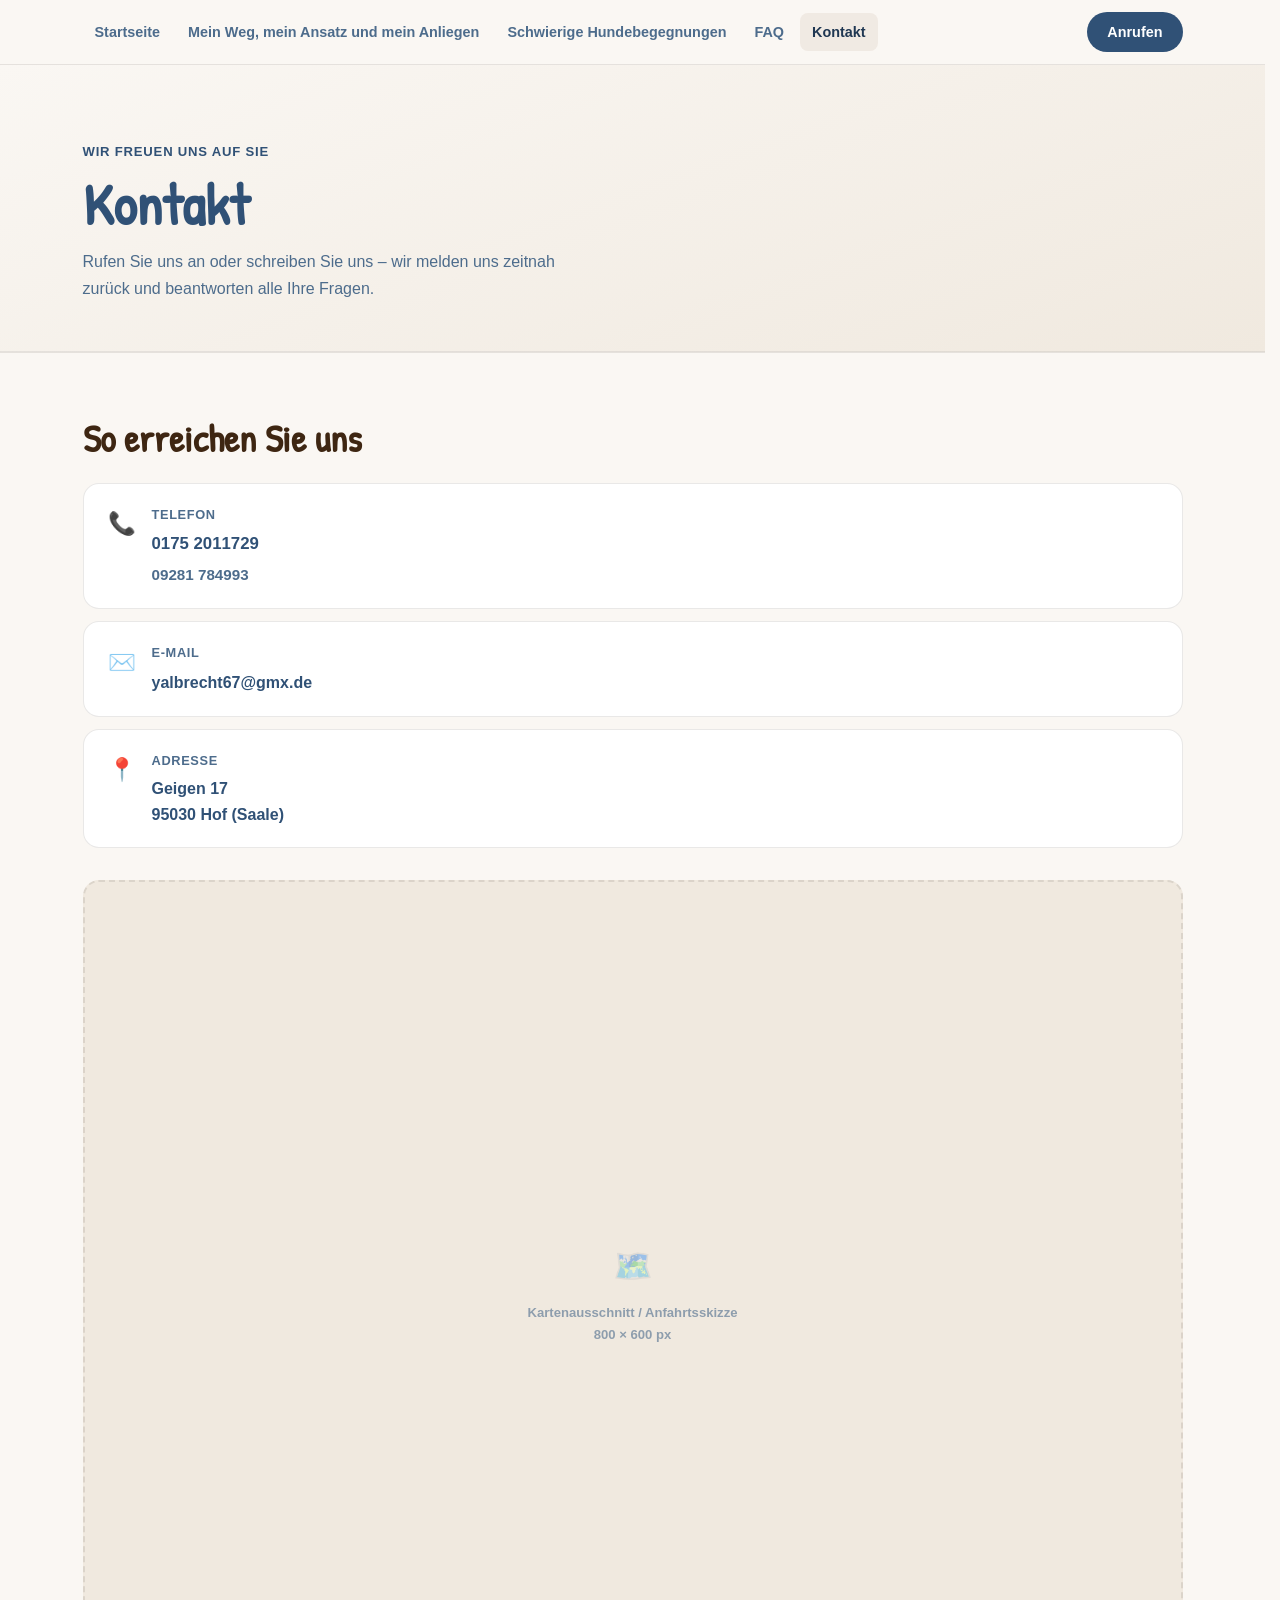
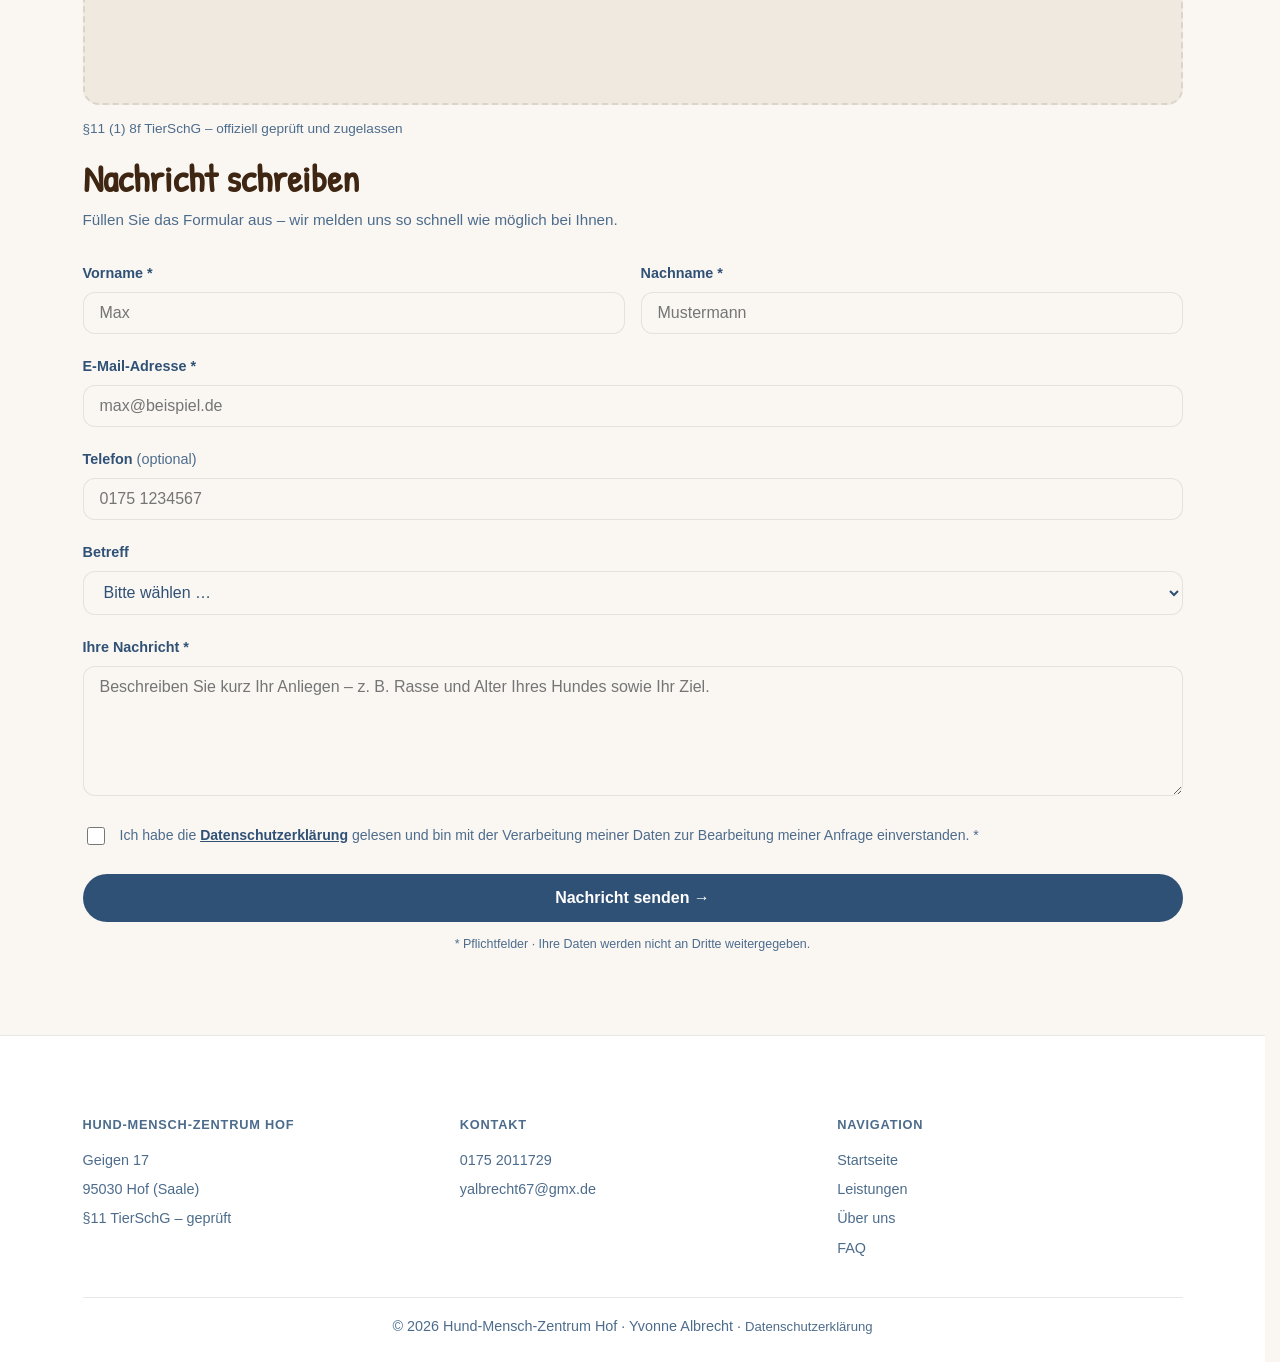
<file: kontakt.html>
<!DOCTYPE html>
<html lang="de">
<head>
  <meta charset="UTF-8">
  <meta name="viewport" content="width=device-width, initial-scale=1.0">
  <title>Kontakt – Hund-Mensch-Zentrum Hof</title>
  <meta name="description" content="Kontakt zum Hund-Mensch-Zentrum Hof – Telefon, E-Mail und Anfahrt. Vereinbaren Sie ein unverbindliches Erstgespräch.">
  <link rel="preconnect" href="https://fonts.googleapis.com">
  <link rel="preconnect" href="https://fonts.gstatic.com" crossorigin>
<link href="https://fonts.googleapis.com/css2?family=Nunito:wght@400;600;700;800&family=Cormorant+Garamond:ital,wght@0,600;0,700;1,600&family=Patrick+Hand&display=swap" rel="stylesheet">
  <link rel="stylesheet" href="styles.css">
</head>
<body>

<!-- NAV -->
<nav class="nav">
  <div class="container nav__inner">
    <ul class="nav__links" id="navLinks">
      <li><a href="index.html">Startseite</a></li>
      <li><a href="leistungen.html">Mein Weg, mein Ansatz und mein Anliegen</a></li>
      <li><a href="ueber-uns.html">Schwierige Hundebegegnungen</a></li>
      <li><a href="faq.html">FAQ</a></li>
      <li><a href="kontakt.html" class="active">Kontakt</a></li>
    </ul>
    <a class="nav__cta desktop" href="tel:+491752011729">Anrufen</a>
    <button class="nav__burger" id="burger" aria-label="Menü öffnen" aria-expanded="false">
      <span></span><span></span><span></span>
    </button>
  </div>
</nav>


<!-- PAGE HERO -->
<section class="page-hero">
  <div class="container">
    <span class="eyebrow">Wir freuen uns auf Sie</span>
    <h1>Kontakt</h1>
    <p>
      Rufen Sie uns an oder schreiben Sie uns – wir melden uns zeitnah
      zurück und beantworten alle Ihre Fragen.
    </p>
  </div>
</section>

<hr class="divider">


<!-- KONTAKT + FORMULAR -->
<section class="section">
  <div class="container two-col" style="align-items:start; gap:4rem">

    <!-- LINKE SPALTE: Kontaktinfos -->
    <div>
      <h2 style="font-size:clamp(1.6rem,3vw,2.4rem); color:#3e2612; margin-bottom:1.5rem">
        So erreichen Sie uns
      </h2>

      <div style="display:flex; flex-direction:column; gap:.75rem; margin-bottom:2rem">

        <div class="card" style="display:flex; align-items:flex-start; gap:1rem; padding:1.25rem 1.5rem">
          <span style="font-size:1.4rem; flex-shrink:0; margin-top:.1rem">📞</span>
          <div>
            <strong style="display:block; font-size:.8rem; color:var(--muted);
                           text-transform:uppercase; letter-spacing:.05em; margin-bottom:.3rem">
              Telefon
            </strong>
            <a href="tel:+491752011729"
               style="display:block; font-weight:800; font-size:1.05rem;
                      color:var(--text); text-decoration:none">
              0175 2011729
            </a>
            <a href="tel:+499281784993"
               style="display:block; font-weight:600; font-size:.95rem;
                      color:var(--muted); text-decoration:none; margin-top:.2rem">
              09281 784993
            </a>
          </div>
        </div>

        <div class="card" style="display:flex; align-items:flex-start; gap:1rem; padding:1.25rem 1.5rem">
          <span style="font-size:1.4rem; flex-shrink:0; margin-top:.1rem">✉️</span>
          <div>
            <strong style="display:block; font-size:.8rem; color:var(--muted);
                           text-transform:uppercase; letter-spacing:.05em; margin-bottom:.3rem">
              E-Mail
            </strong>
            <a href="mailto:yalbrecht67@gmx.de"
               style="font-weight:700; font-size:1rem; color:var(--text); text-decoration:none">
              yalbrecht67@gmx.de
            </a>
          </div>
        </div>

        <div class="card" style="display:flex; align-items:flex-start; gap:1rem; padding:1.25rem 1.5rem">
          <span style="font-size:1.4rem; flex-shrink:0; margin-top:.1rem">📍</span>
          <div>
            <strong style="display:block; font-size:.8rem; color:var(--muted);
                           text-transform:uppercase; letter-spacing:.05em; margin-bottom:.3rem">
              Adresse
            </strong>
            <address style="font-style:normal; font-weight:600; color:var(--text); line-height:1.6">
              Geigen 17<br>
              95030 Hof (Saale)
            </address>
          </div>
        </div>

      </div>

      <!-- KARTE PLATZHALTER -->
      <div class="img-placeholder" style="width:100%; aspect-ratio:4/3; border-radius:var(--radius)">
        <span class="ph-icon">🗺️</span>
        <span>Kartenausschnitt / Anfahrtsskizze<br>800 × 600 px</span>
      </div>
      <!-- Alternativ: Google Maps Embed (kein JS nötig)
      <iframe
        src="https://www.google.com/maps/embed?pb=!1m18!1m12!1m3!1d..."
        width="100%" height="300" style="border:0; border-radius:var(--radius)"
        allowfullscreen loading="lazy" referrerpolicy="no-referrer-when-downgrade"
        title="Standort Hund-Mensch-Zentrum Hof">
      </iframe> -->

      <p style="font-size:.85rem; color:var(--muted); margin-top:.75rem">
        §11 (1) 8f TierSchG – offiziell geprüft und zugelassen
      </p>
    </div>

    <!-- RECHTE SPALTE: Kontaktformular -->
    <div>
      <h2 style="font-size:clamp(1.6rem,3vw,2.4rem); color:#3e2612; margin-bottom:.5rem">
        Nachricht schreiben
      </h2>
      <p style="color:var(--muted); margin-bottom:1.75rem; font-size:.95rem">
        Füllen Sie das Formular aus – wir melden uns so schnell wie möglich bei Ihnen.
      </p>

      <form id="contactForm" novalidate>

        <div style="display:grid; grid-template-columns:1fr 1fr; gap:1rem">
          <div class="form-group">
            <label for="vorname">Vorname *</label>
            <input type="text" id="vorname" name="vorname"
                   placeholder="Max" required autocomplete="given-name">
          </div>
          <div class="form-group">
            <label for="nachname">Nachname *</label>
            <input type="text" id="nachname" name="nachname"
                   placeholder="Mustermann" required autocomplete="family-name">
          </div>
        </div>

        <div class="form-group">
          <label for="email">E-Mail-Adresse *</label>
          <input type="email" id="email" name="email"
                 placeholder="max@beispiel.de" required autocomplete="email">
        </div>

        <div class="form-group">
          <label for="telefon">Telefon <span style="color:var(--muted); font-weight:400">(optional)</span></label>
          <input type="tel" id="telefon" name="telefon"
                 placeholder="0175 1234567" autocomplete="tel">
        </div>

        <div class="form-group">
          <label for="betreff">Betreff</label>
          <select id="betreff" name="betreff">
            <option value="">Bitte wählen …</option>
            <option>Erstgespräch anfragen</option>
            <option>Welpenerziehung</option>
            <option>Basiserziehung</option>
            <option>Gruppentraining</option>
            <option>Verhaltensänderung</option>
            <option>VIP-Training</option>
            <option>Hundetreff</option>
            <option>Sonstiges</option>
          </select>
        </div>

        <div class="form-group">
          <label for="nachricht">Ihre Nachricht *</label>
          <textarea id="nachricht" name="nachricht" rows="5"
                    placeholder="Beschreiben Sie kurz Ihr Anliegen – z. B. Rasse und Alter Ihres Hundes sowie Ihr Ziel."
                    required></textarea>
        </div>

        <!-- Datenschutz-Checkbox -->
        <div class="form-group" style="display:flex; align-items:flex-start; gap:.75rem">
          <input type="checkbox" id="dsgvo" name="dsgvo" required
                 style="width:18px; height:18px; margin-top:.2rem; flex-shrink:0;
                        accent-color:var(--primary); cursor:pointer">
          <label for="dsgvo"
                 style="font-weight:400; font-size:.88rem; color:var(--muted); cursor:pointer">
            Ich habe die
            <a href="datenschutz.html" target="_blank"
               style="color:var(--primary); font-weight:700">Datenschutzerklärung</a>
            gelesen und bin mit der Verarbeitung meiner Daten zur Bearbeitung
            meiner Anfrage einverstanden. *
          </label>
        </div>

        <div id="formFeedback" style="display:none; padding:.75rem 1rem;
             border-radius:var(--radius-md); font-size:.9rem; font-weight:700;
             margin-bottom:1rem"></div>

        <button type="submit" class="btn-primary-warm"
                style="width:100%; justify-content:center; font-size:1rem">
          Nachricht senden →
        </button>

        <p style="font-size:.78rem; color:var(--muted); margin-top:.75rem; text-align:center">
          * Pflichtfelder · Ihre Daten werden nicht an Dritte weitergegeben.
        </p>

      </form>
    </div>

  </div>
</section>


<!-- FOOTER -->
<footer class="footer">
  <div class="container">
    <div class="footer__grid">
      <div>
        <h6>Hund-Mensch-Zentrum Hof</h6>
        <address>
          <p>Geigen 17</p>
          <p>95030 Hof (Saale)</p>
          <p>§11 TierSchG – geprüft</p>
        </address>
      </div>
      <div>
        <h6>Kontakt</h6>
        <p><a href="tel:+491752011729">0175 2011729</a></p>
        <p><a href="mailto:yalbrecht67@gmx.de">yalbrecht67@gmx.de</a></p>
      </div>
      <div>
        <h6>Navigation</h6>
        <ul>
          <li><a href="index.html">Startseite</a></li>
          <li><a href="leistungen.html">Leistungen</a></li>
          <li><a href="ueber-uns.html">Über uns</a></li>
          <li><a href="faq.html">FAQ</a></li>
        </ul>
      </div>
    </div>
    <!-- Datenschutz unauffällig im Footer -->
    <div style="text-align:center; padding-top:1rem; border-top:1px solid var(--border);
                margin-top:1rem">
      <p class="footer__copy" style="border:none; padding:0; margin:0">
        © 2026 Hund-Mensch-Zentrum Hof · Yvonne Albrecht ·
        <a href="datenschutz.html"
           style="color:var(--muted); text-decoration:none; font-size:.82rem">
          Datenschutzerklärung
        </a>
      </p>
    </div>
  </div>
</footer>

<div class="mobile-bar">
  <a href="tel:+491752011729" class="m-call">📞 Anrufen</a>
  <a href="mailto:yalbrecht67@gmx.de" class="m-mail">✉️ E-Mail</a>
</div>

<script>
  // Nav Burger
  const burger = document.getElementById('burger');
  const navLinks = document.getElementById('navLinks');
  burger.addEventListener('click', () => {
    navLinks.classList.toggle('open');
    burger.setAttribute('aria-expanded', navLinks.classList.contains('open'));
  });
  navLinks.querySelectorAll('a').forEach(a =>
          a.addEventListener('click', () => navLinks.classList.remove('open'))
  );

  // Formular-Validierung (kein echter Versand – statische Seite)
  document.getElementById('contactForm').addEventListener('submit', function(e) {
    e.preventDefault();
    const fb = document.getElementById('formFeedback');
    const required = this.querySelectorAll('[required]');
    let valid = true;
    required.forEach(f => {
      if (f.type === 'checkbox' && !f.checked) valid = false;
      if (f.type !== 'checkbox' && !f.value.trim()) valid = false;
    });
    fb.style.display = 'block';
    if (valid) {
      fb.style.background = '#d4dfcc';
      fb.style.color = '#1e3f0a';
      fb.textContent = '✓ Vielen Dank! Wir melden uns so schnell wie möglich bei Ihnen.';
      this.reset();
    } else {
      fb.style.background = '#e0ced7';
      fb.style.color = '#561740';
      fb.textContent = '✗ Bitte füllen Sie alle Pflichtfelder aus und bestätigen Sie die Datenschutzerklärung.';
    }
  });
</script>

</body>
</html>
</file>
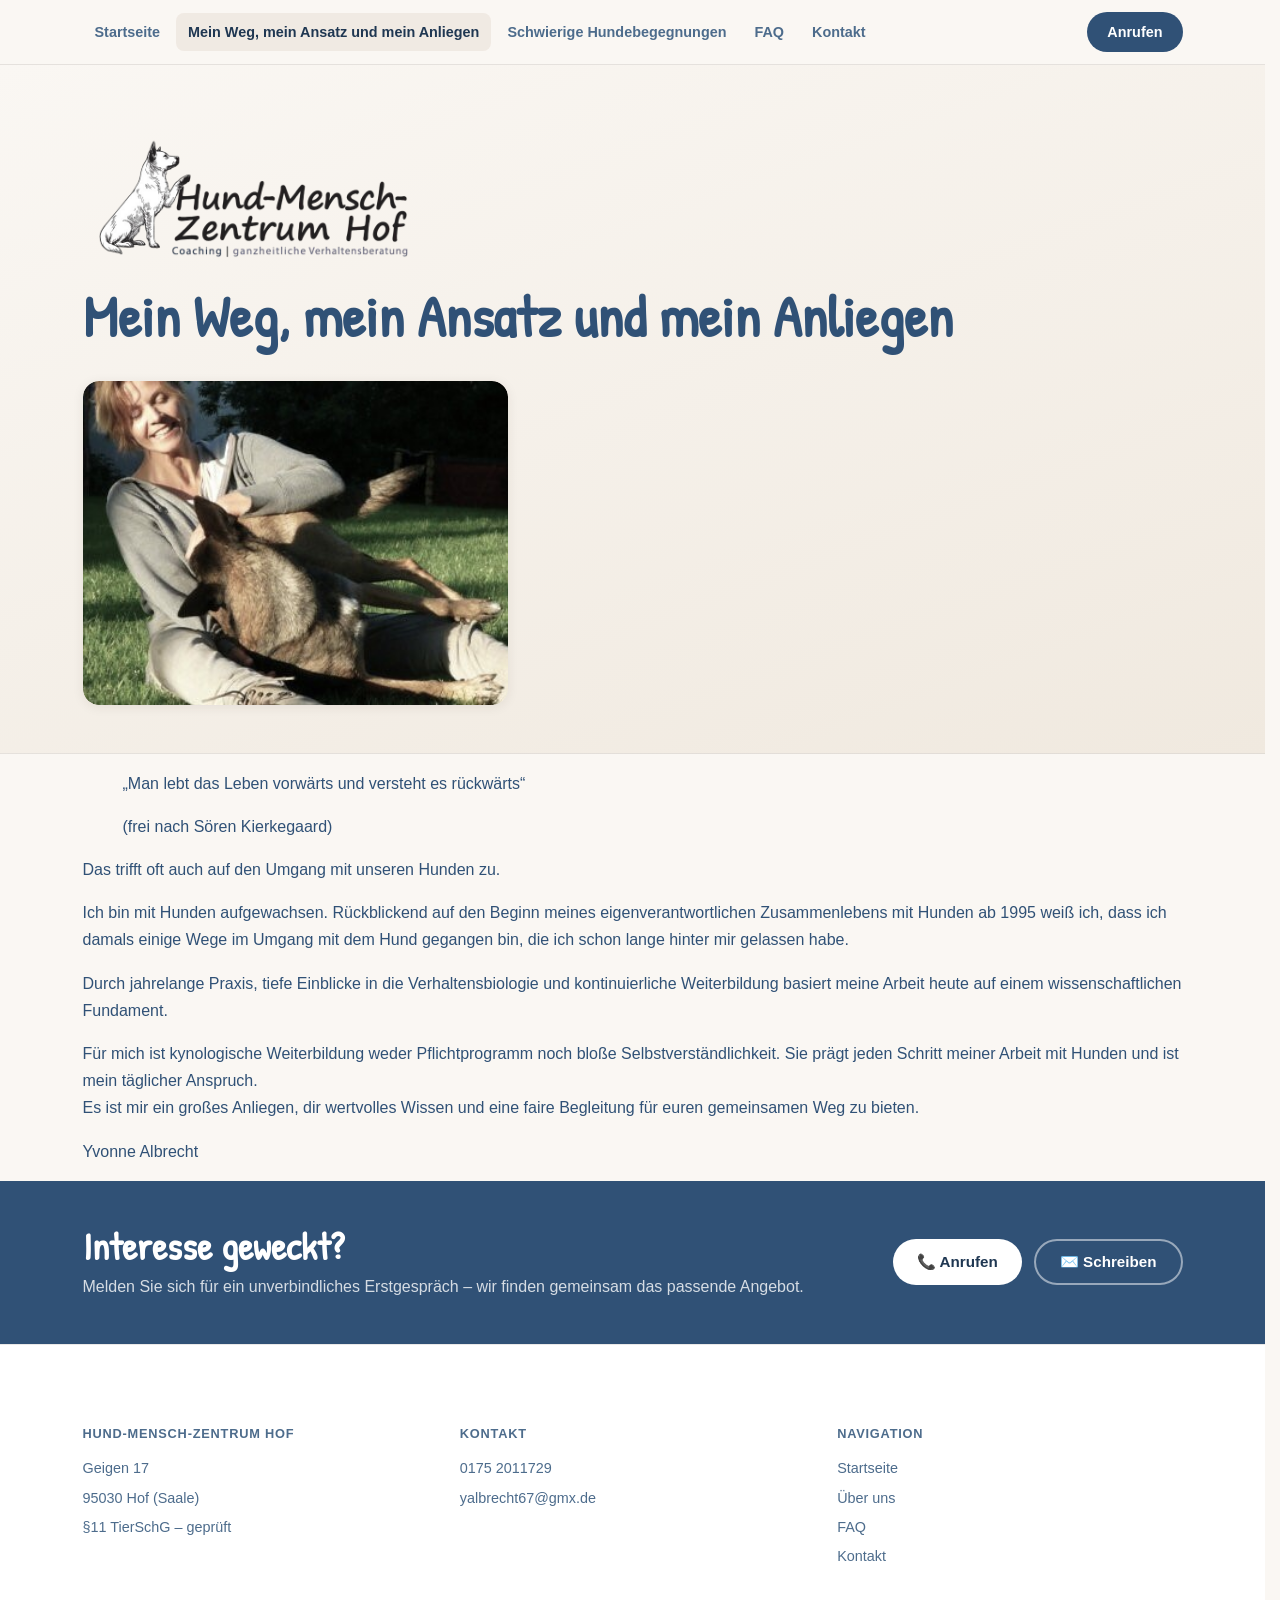
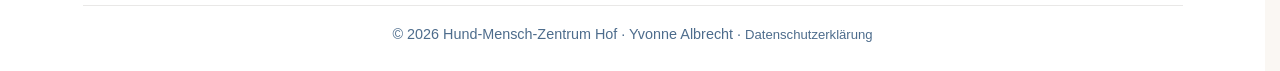
<file: leistungen.html>
<!DOCTYPE html>
<html lang="de">
<head>
    <meta charset="UTF-8">
    <meta name="viewport" content="width=device-width, initial-scale=1.0">
    <title>Leistungen – Hund-Mensch-Zentrum Hof</title>
    <meta name="description" content="Alle Trainingsangebote: Welpenerziehung, Basiserziehung, Markertraining, Verhaltensänderung, VIP-Training und mehr.">
    <link rel="preconnect" href="https://fonts.googleapis.com">
    <link rel="preconnect" href="https://fonts.gstatic.com" crossorigin>
    <link href="https://fonts.googleapis.com/css2?family=Nunito:wght@400;600;700;800&family=Cormorant+Garamond:ital,wght@0,600;0,700;1,600&family=Patrick+Hand&display=swap" rel="stylesheet">
    <link rel="stylesheet" href="styles.css">
</head>
<body>

<!-- NAV -->
<nav class="nav">
    <div class="container nav__inner">
        <ul class="nav__links" id="navLinks">
            <li><a href="index.html">Startseite</a></li>
            <li><a href="leistungen.html" class="active">Mein Weg, mein Ansatz und mein Anliegen</a></li>
            <li><a href="ueber-uns.html">Schwierige Hundebegegnungen</a></li>
            <li><a href="faq.html">FAQ</a></li>
            <li><a href="kontakt.html">Kontakt</a></li>
        </ul>
        <a class="nav__cta desktop" href="tel:+491752011729">Anrufen</a>
        <button class="nav__burger" id="burger" aria-label="Menü öffnen" aria-expanded="false">
            <span></span><span></span><span></span>
        </button>
    </div>
</nav>


<!-- PAGE HERO -->
<section class="page-hero">
    <div class="container">
        <h1 class="hero__title hero__title--logo">
            <img src="pictures/Logo_ohne_Hintergrund.png"
                 alt="Hund-Mensch-Zentrum Hof"
                 class="hero__logo-img"
            >
        </h1>
        <h1>Mein Weg, mein Ansatz und mein Anliegen</h1>
        <div class="hero-media hero-media--compact hero-media--small">
            <img src="pictures/Bild 1A für Startseite.jpg"
                 alt="Training im Hund-Mensch-Zentrum Hof"
                 class="hero-img"
                 width="1400" height="600"
                 loading="lazy">
        </div>
    </div>
</section>

<!-- MEIN WEG -->
<section class="about">
    <div class="container about__inner">

        <blockquote class="about__quote">
            <p>„Man lebt das Leben vorwärts und versteht es rückwärts“</p>
            <footer>(frei nach Sören Kierkegaard)</footer>
        </blockquote>

        <p class="about__lead">
            Das trifft oft auch auf den Umgang mit unseren Hunden zu.
        </p>

        <p>
            Ich bin mit Hunden aufgewachsen. Rückblickend auf den Beginn meines
            eigenverantwortlichen Zusammenlebens mit Hunden ab 1995 weiß ich, dass ich
            damals einige Wege im Umgang mit dem Hund gegangen bin, die ich schon lange
            hinter mir gelassen habe.
        </p>

        <p>
            Durch jahrelange Praxis, tiefe Einblicke in die Verhaltensbiologie und
            kontinuierliche Weiterbildung basiert meine Arbeit heute auf einem
            wissenschaftlichen Fundament.
        </p>

        <div class="about__highlight">
            Für mich ist kynologische Weiterbildung weder Pflichtprogramm noch bloße
            Selbstverständlichkeit. Sie prägt jeden Schritt meiner Arbeit mit Hunden und
            ist mein täglicher Anspruch.
        </div>

        <p>
            Es ist mir ein großes Anliegen, dir wertvolles Wissen und eine faire
            Begleitung für euren gemeinsamen Weg zu bieten.
        </p>

        <p class="about__signature">Yvonne Albrecht</p>
    </div>
</section>

<!-- CTA -->
<section class="cta-strip">
    <div class="container cta-strip__inner">
        <div>
            <h2>Interesse geweckt?</h2>
            <p>Melden Sie sich für ein unverbindliches Erstgespräch – wir finden gemeinsam das passende Angebot.</p>
        </div>
        <div class="cta-strip__actions">
            <a href="tel:+491752011729" class="btn-white">📞 Anrufen</a>
            <a href="kontakt.html" class="btn-ghost">✉️ Schreiben</a>
        </div>
    </div>
</section>


<!-- FOOTER -->
<footer class="footer">
    <div class="container">
        <div class="footer__grid">
            <div>
                <h6>Hund-Mensch-Zentrum Hof</h6>
                <address>
                    <p>Geigen 17</p>
                    <p>95030 Hof (Saale)</p>
                    <p>§11 TierSchG – geprüft</p>
                </address>
            </div>
            <div>
                <h6>Kontakt</h6>
                <p><a href="tel:+491752011729">0175 2011729</a></p>
                <p><a href="mailto:yalbrecht67@gmx.de">yalbrecht67@gmx.de</a></p>
            </div>
            <div>
                <h6>Navigation</h6>
                <ul>
                    <li><a href="index.html">Startseite</a></li>
                    <li><a href="ueber-uns.html">Über uns</a></li>
                    <li><a href="faq.html">FAQ</a></li>
                    <li><a href="kontakt.html">Kontakt</a></li>
                </ul>
            </div>
        </div>
        <!-- Datenschutz unauffällig im Footer -->
        <div style="text-align:center; padding-top:1rem; border-top:1px solid var(--border);
                margin-top:1rem">
            <p class="footer__copy" style="border:none; padding:0; margin:0">
                © 2026 Hund-Mensch-Zentrum Hof · Yvonne Albrecht ·
                <a href="datenschutz.html"
                   style="color:var(--muted); text-decoration:none; font-size:.82rem">
                    Datenschutzerklärung
                </a>
            </p>
        </div>
    </div>
</footer>

<div class="mobile-bar">
    <a href="tel:+491752011729" class="m-call">📞 Anrufen</a>
    <a href="mailto:yalbrecht67@gmx.de" class="m-mail">✉️ E-Mail</a>
</div>

<script>
    const burger = document.getElementById('burger');
    const navLinks = document.getElementById('navLinks');
    burger.addEventListener('click', () => {
        navLinks.classList.toggle('open');
        burger.setAttribute('aria-expanded', navLinks.classList.contains('open'));
    });
    navLinks.querySelectorAll('a').forEach(a =>
        a.addEventListener('click', () => navLinks.classList.remove('open'))
    );
</script>

</body>
</html>
</file>
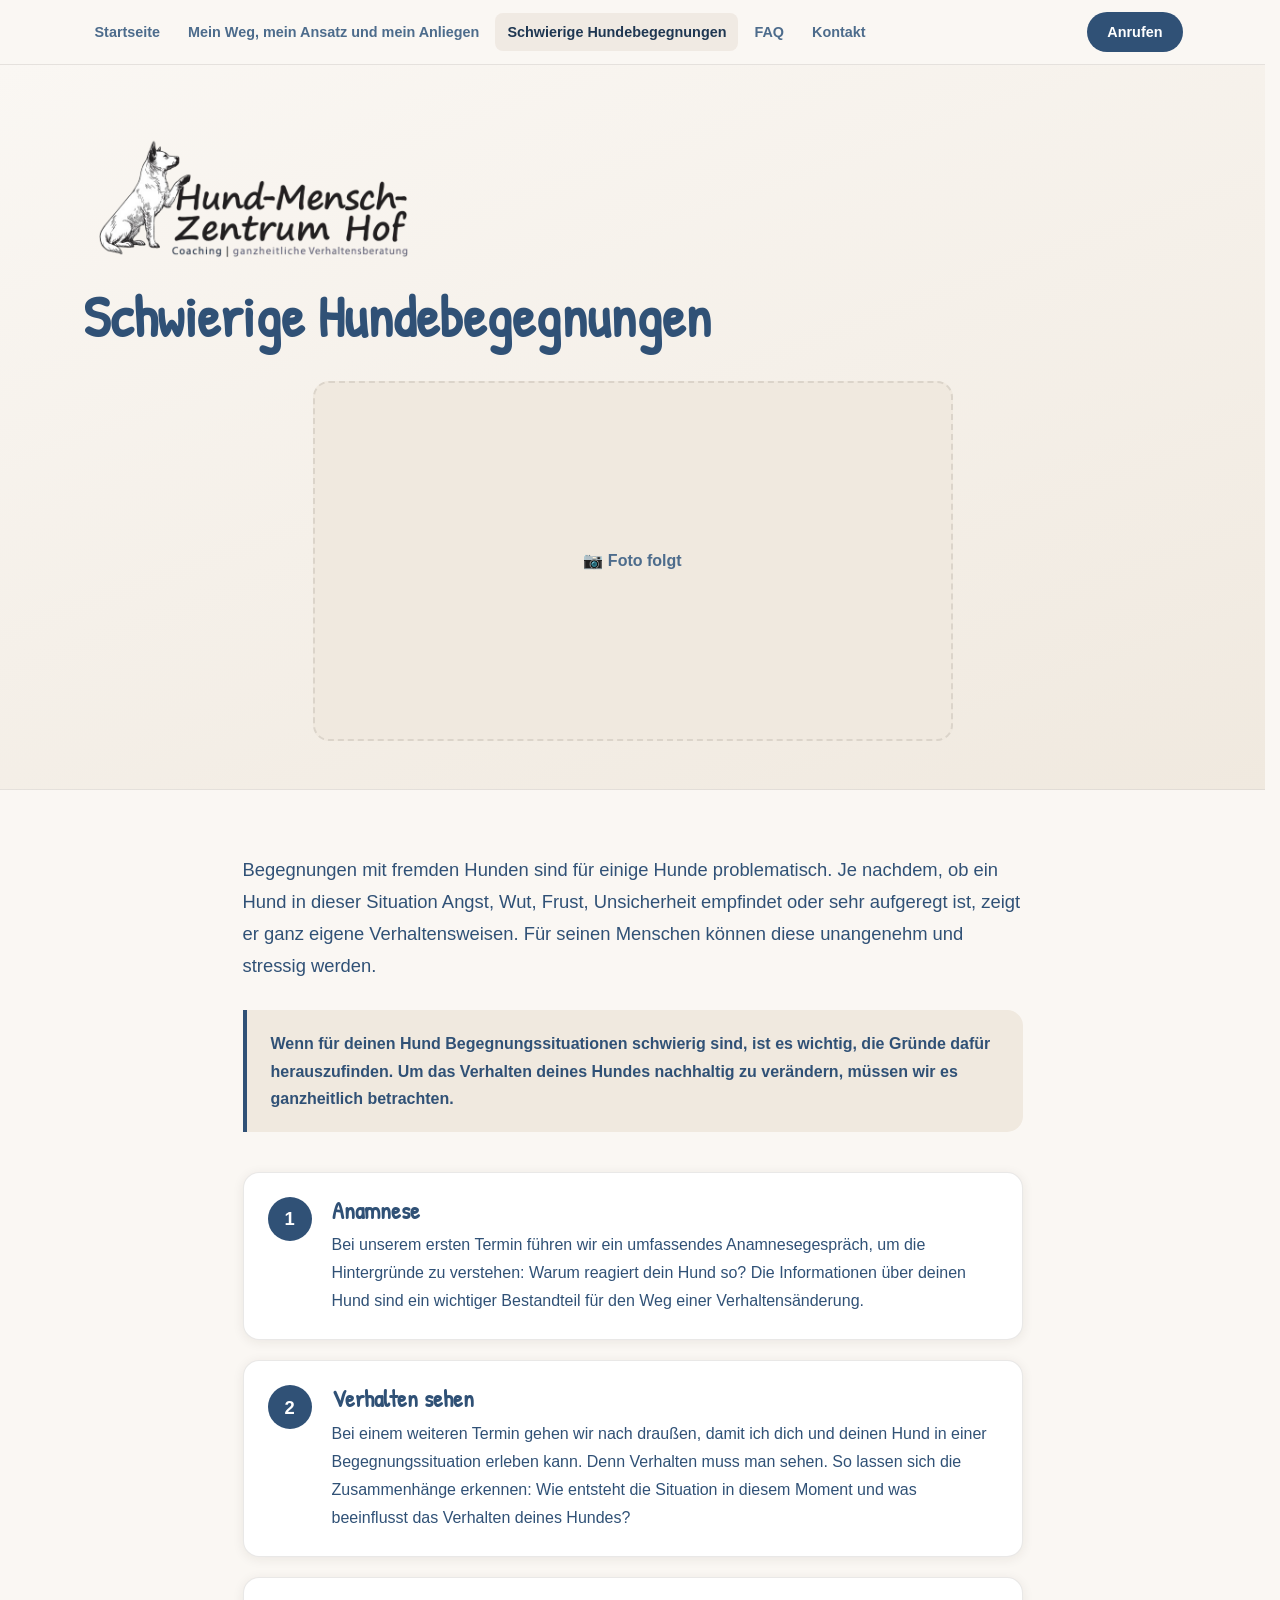
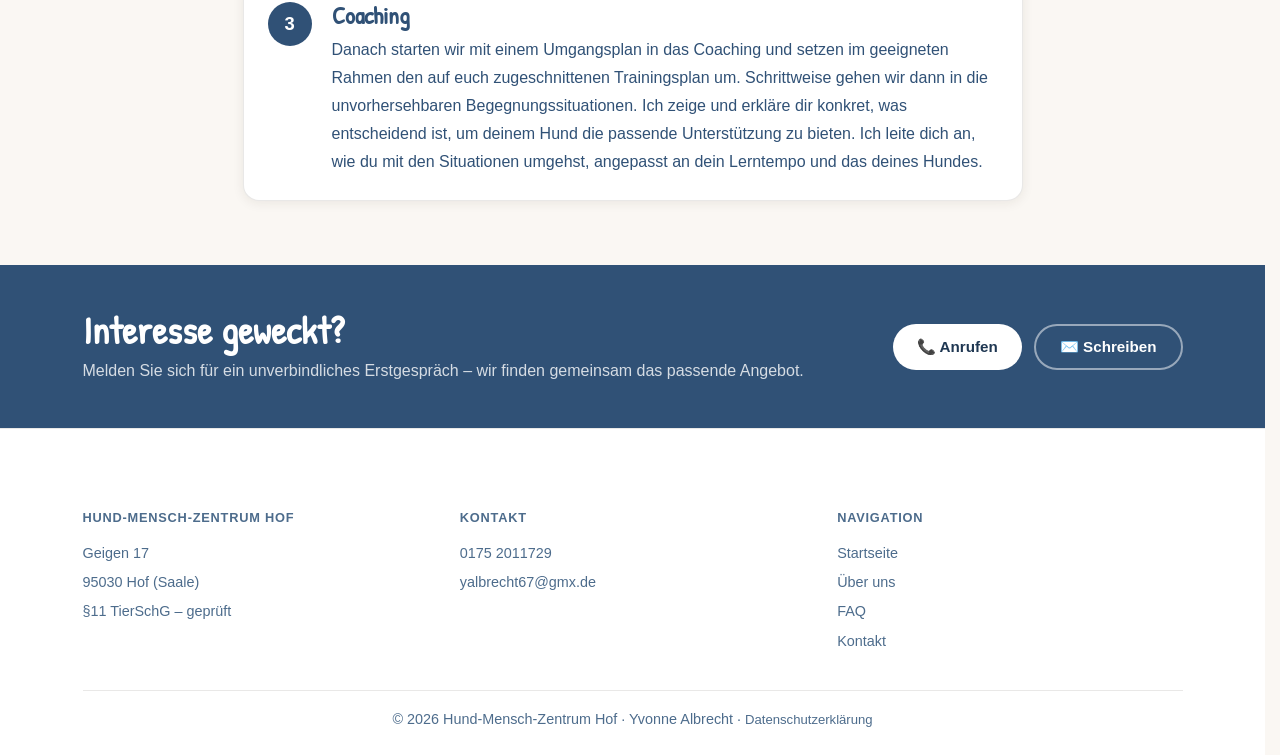
<file: ueber-uns.html>
<!DOCTYPE html>
<html lang="de">
<head>
    <meta charset="UTF-8">
    <meta name="viewport" content="width=device-width, initial-scale=1.0">
    <title>Schwierige Hundebegegnungen – Hund-Mensch-Zentrum Hof</title>
    <meta name="description" content="Schwierige Hundebegegnungen: ganzheitliche Verhaltensänderung mit Anamnese, Begegnungstermin und individuellem Trainingsplan.">
    <link rel="preconnect" href="https://fonts.googleapis.com">
    <link rel="preconnect" href="https://fonts.gstatic.com" crossorigin>
    <link href="https://fonts.googleapis.com/css2?family=Nunito:wght@400;600;700;800&family=Cormorant+Garamond:ital,wght@0,600;0,700;1,600&family=Patrick+Hand&display=swap" rel="stylesheet">
    <link rel="stylesheet" href="styles.css">
</head>
<body>

<!-- NAV -->
<nav class="nav">
    <div class="container nav__inner">
        <ul class="nav__links" id="navLinks">
            <li><a href="index.html">Startseite</a></li>
            <li><a href="leistungen.html">Mein Weg, mein Ansatz und mein Anliegen</a></li>
            <li><a href="ueber-uns.html" class="active">Schwierige Hundebegegnungen</a></li>
            <li><a href="faq.html">FAQ</a></li>
            <li><a href="kontakt.html">Kontakt</a></li>
        </ul>
        <a class="nav__cta desktop" href="tel:+491752011729">Anrufen</a>
        <button class="nav__burger" id="burger" aria-label="Menü öffnen" aria-expanded="false">
            <span></span><span></span><span></span>
        </button>
    </div>
</nav>


<!-- PAGE HERO -->
<section class="page-hero">
    <div class="container">
        <h1 class="hero__title hero__title--logo">
            <img src="pictures/Logo_ohne_Hintergrund.png"
                 alt="Hund-Mensch-Zentrum Hof"
                 class="hero__logo-img"
            >
        </h1>
        <h1>Schwierige Hundebegegnungen</h1>

        <!-- FOTO-PLATZHALTER -->
        <figure class="photo-placeholder">
            <div class="photo-placeholder__box">
                <span>📷 Foto folgt</span>
            </div>
            <!-- Später ersetzen durch:
            <img src="pictures/DEIN_FOTO.jpg" alt="Beschreibung des Fotos">
            -->
        </figure>
    </div>
</section>

<!-- SCHWIERIGE HUNDEBEGEGNUNGEN -->
<section class="section enc">
    <div class="container enc__inner">

        <p class="enc__intro">
            Begegnungen mit fremden Hunden sind für einige Hunde problematisch. Je nachdem,
            ob ein Hund in dieser Situation Angst, Wut, Frust, Unsicherheit empfindet oder
            sehr aufgeregt ist, zeigt er ganz eigene Verhaltensweisen. Für seinen Menschen
            können diese unangenehm und stressig werden.
        </p>

        <div class="enc__note">
            <p>
                Wenn für deinen Hund Begegnungssituationen schwierig sind, ist es wichtig, die
                Gründe dafür herauszufinden. Um das Verhalten deines Hundes nachhaltig zu
                verändern, müssen wir es ganzheitlich betrachten.
            </p>
        </div>

        <ol class="enc__steps">
            <li class="enc__step">
                <span class="enc__num" aria-hidden="true">1</span>
                <div class="enc__content">
                    <h3>Anamnese</h3>
                    <p>
                        Bei unserem ersten Termin führen wir ein umfassendes Anamnesegespräch,
                        um die Hintergründe zu verstehen: Warum reagiert dein Hund so? Die
                        Informationen über deinen Hund sind ein wichtiger Bestandteil für den
                        Weg einer Verhaltensänderung.
                    </p>
                </div>
            </li>

            <li class="enc__step">
                <span class="enc__num" aria-hidden="true">2</span>
                <div class="enc__content">
                    <h3>Verhalten sehen</h3>
                    <p>
                        Bei einem weiteren Termin gehen wir nach draußen, damit ich dich und
                        deinen Hund in einer Begegnungssituation erleben kann. Denn Verhalten
                        muss man sehen. So lassen sich die Zusammenhänge erkennen: Wie entsteht
                        die Situation in diesem Moment und was beeinflusst das Verhalten deines
                        Hundes?
                    </p>
                </div>
            </li>

            <li class="enc__step">
                <span class="enc__num" aria-hidden="true">3</span>
                <div class="enc__content">
                    <h3>Coaching</h3>
                    <p>
                        Danach starten wir mit einem Umgangsplan in das Coaching und setzen im
                        geeigneten Rahmen den auf euch zugeschnittenen Trainingsplan um.
                        Schrittweise gehen wir dann in die unvorhersehbaren
                        Begegnungssituationen. Ich zeige und erkläre dir konkret, was
                        entscheidend ist, um deinem Hund die passende Unterstützung zu bieten.
                        Ich leite dich an, wie du mit den Situationen umgehst, angepasst an
                        dein Lerntempo und das deines Hundes.
                    </p>
                </div>
            </li>
        </ol>
    </div>
</section>

<!-- CTA -->
<section class="cta-strip">
    <div class="container cta-strip__inner">
        <div>
            <h2>Interesse geweckt?</h2>
            <p>Melden Sie sich für ein unverbindliches Erstgespräch – wir finden gemeinsam das passende Angebot.</p>
        </div>
        <div class="cta-strip__actions">
            <a href="tel:+491752011729" class="btn-white">📞 Anrufen</a>
            <a href="kontakt.html" class="btn-ghost">✉️ Schreiben</a>
        </div>
    </div>
</section>


<!-- FOOTER -->
<footer class="footer">
    <div class="container">
        <div class="footer__grid">
            <div>
                <h6>Hund-Mensch-Zentrum Hof</h6>
                <address>
                    <p>Geigen 17</p>
                    <p>95030 Hof (Saale)</p>
                    <p>§11 TierSchG – geprüft</p>
                </address>
            </div>
            <div>
                <h6>Kontakt</h6>
                <p><a href="tel:+491752011729">0175 2011729</a></p>
                <p><a href="mailto:yalbrecht67@gmx.de">yalbrecht67@gmx.de</a></p>
            </div>
            <div>
                <h6>Navigation</h6>
                <ul>
                    <li><a href="index.html">Startseite</a></li>
                    <li><a href="ueber-uns.html">Über uns</a></li>
                    <li><a href="faq.html">FAQ</a></li>
                    <li><a href="kontakt.html">Kontakt</a></li>
                </ul>
            </div>
        </div>
        <!-- Datenschutz unauffällig im Footer -->
        <div style="text-align:center; padding-top:1rem; border-top:1px solid var(--border);
                margin-top:1rem">
            <p class="footer__copy" style="border:none; padding:0; margin:0">
                © 2026 Hund-Mensch-Zentrum Hof · Yvonne Albrecht ·
                <a href="datenschutz.html"
                   style="color:var(--muted); text-decoration:none; font-size:.82rem">
                    Datenschutzerklärung
                </a>
            </p>
        </div>
    </div>
</footer>

<div class="mobile-bar">
    <a href="tel:+491752011729" class="m-call">📞 Anrufen</a>
    <a href="mailto:yalbrecht67@gmx.de" class="m-mail">✉️ E-Mail</a>
</div>

<script>
    const burger = document.getElementById('burger');
    const navLinks = document.getElementById('navLinks');
    burger.addEventListener('click', () => {
        navLinks.classList.toggle('open');
        burger.setAttribute('aria-expanded', navLinks.classList.contains('open'));
    });
    navLinks.querySelectorAll('a').forEach(a =>
        a.addEventListener('click', () => navLinks.classList.remove('open'))
    );
</script>

</body>
</html>
</file>
<file: styles.css>
/* ============================================================
   HUND-MENSCH-ZENTRUM HOF — styles.css
   Anpassen: Nur die Werte in :root {} ändern.
   ============================================================ */

:root {
    --primary:     #305176; /* Rauchblau RGB 48,81,118 */
    --primary-dk:  #1f3752;
    --bg:          #faf7f3;
    --surface:     #ffffff;
    --sand:        #f0e9df;
    --text:        #305176; /* Rauchblau RGB 48,81,118 */
    --muted:       #4d6c8c;
    --border:      rgba(46, 32, 22, 0.10);
    --font-head: "Patrick Hand", "Segoe Print", "Bradley Hand", cursive;
    --font-body:   Calibri, Candara, "Segoe UI", Arial, sans-serif;
    --radius:      1rem;
    --shadow:      0 2px 12px rgba(46, 32, 22, 0.08);
}

/* --- BASIS ------------------------------------------------- */
*, *::before, *::after { box-sizing: border-box; }
html { scroll-behavior: smooth; }
body {
    margin: 0;
    font-family: var(--font-body);
    font-size: 1rem;
    line-height: 1.7;
    background: var(--bg);
    color: var(--text);
}
h1, h2, h3, h4 {
    font-family: var(--font-head);
    line-height: 1.1;
    margin: 0 0 .75rem;
}
p { margin: 0 0 1rem; }
a { color: var(--primary); }
a:hover { color: var(--primary-dk); }
img { display: block; max-width: 100%; }
address { font-style: normal; }

/* --- LAYOUT ----------------------------------------------- */
.container {
    width: min(100% - 2rem, 1100px);
    margin-inline: auto;
}
.section { padding: 4rem 0; }
.section--alt { background: var(--sand); }
hr.divider {
    border: none;
    border-top: 1px solid var(--border);
    margin: 0;
}

/* --- NAV -------------------------------------------------- */
.nav {
    position: sticky;
    top: 0;
    z-index: 100;
    background: rgba(250, 247, 243, 0.95);
    backdrop-filter: blur(10px);
    border-bottom: 1px solid var(--border);
}
.nav__inner {
    display: flex;
    align-items: center;
    justify-content: space-between;
    height: 64px;
    gap: 1rem;
}

/* Logo-Platzhalter in der Navbar:
   Solange noch kein echtes Logo vorhanden ist, zeigt dieser Block
   eine gestrichelte Box. Sobald ein Bild bereitsteht, den Platzhalter
   im HTML durch <img class="nav__logo-img" ...> ersetzen. */
.nav__logo-placeholder {
    width: 160px;
    height: 44px;
    padding: 0;
    border-radius: .6rem;
    gap: .3rem;
    flex-direction: row;
}
.nav__logo-placeholder .ph-icon { font-size: 1rem; margin: 0; }
.nav__logo-placeholder span:last-child { font-size: .75rem; }

/* Sobald ein echtes Logo-Bild eingesetzt wird, diese Klasse nutzen: */
.nav__logo-img {
    max-height: 80px;
    width: auto;
    flex-shrink: 0;
}

.nav__links {
    display: flex;
    align-items: center;
    gap: .25rem;
    list-style: none;
    margin: 0;
    padding: 0;
}
.nav__links a {
    display: block;
    padding: .4rem .75rem;
    border-radius: .5rem;
    font-weight: 700;
    font-size: .9rem;
    color: var(--muted);
    text-decoration: none;
    transition: background .15s, color .15s;
}
.nav__links a:hover,
.nav__links a.active {
    background: rgba(122, 79, 46, .08);
    color: var(--primary-dk);
}
.nav__cta {
    display: inline-flex;
    align-items: center;
    height: 40px;
    padding: 0 1.25rem;
    border-radius: 999px;
    background: var(--primary);
    color: #fff !important;
    font-weight: 800;
    font-size: .9rem;
    text-decoration: none;
    transition: background .15s;
    white-space: nowrap;
}
.nav__cta:hover { background: var(--primary-dk); color: #fff !important; }
.nav__burger {
    display: none;
    flex-direction: column;
    justify-content: center;
    gap: 5px;
    width: 40px;
    height: 40px;
    background: none;
    border: 1px solid var(--border);
    border-radius: .6rem;
    cursor: pointer;
    padding: 0 10px;
}
.nav__burger span {
    display: block;
    height: 2px;
    background: var(--primary);
    border-radius: 2px;
}
@media (max-width: 768px) {
    .nav__cta.desktop { display: none; }
    .nav__burger { display: flex; }
    .nav__links {
        display: none;
        position: absolute;
        top: 65px;
        left: 1rem;
        right: 1rem;
        background: var(--surface);
        border: 1px solid var(--border);
        border-radius: var(--radius);
        padding: .75rem;
        flex-direction: column;
        align-items: stretch;
        box-shadow: var(--shadow);
    }
    .nav__links.open { display: flex; }
    .nav__links a { padding: .65rem .75rem; }
}

/* --- HERO ------------------------------------------------- */
.hero {
    background: linear-gradient(160deg, var(--bg) 0%, var(--sand) 100%);
    padding: 4.5rem 0 4rem;
}
.hero__grid {
    display: grid;
    grid-template-columns: 1fr 360px;
    gap: 3rem;
    align-items: center;
}
.hero__eyebrow {
    display: inline-block;
    font-size: .82rem;
    font-weight: 800;
    letter-spacing: .06em;
    color: var(--primary);
    background: rgba(122, 79, 46, .08);
    border-radius: 999px;
    padding: .3rem .9rem;
    margin-bottom: .5rem;
}
.hero__title {
    font-size: clamp(2.4rem, 5vw, 4.5rem);
    color: var(--text);
    margin-bottom: 1rem;
}
/* Logo als Hauptüberschrift im Hero */
.hero__title--logo {
    display: block;
    margin-bottom: 0;
}
.hero__logo-img {
    width: min(100%, 340px);
    height: auto;
    display: block;
    margin-top: 0;
}
.hero__lead {
    font-size: 1.05rem;
    color: var(--muted);
    max-width: 50ch;
    margin-bottom: 1.25rem;
}
.hero__actions {
    display: flex;
    gap: .75rem;
    flex-wrap: wrap;
    margin-bottom: 1rem;
}
.hero__trust {
    display: flex;
    gap: 1rem;
    flex-wrap: wrap;
}
.trust-pill {
    display: flex;
    align-items: center;
    gap: .4rem;
    font-size: .85rem;
    font-weight: 700;
    color: var(--muted);
}
.trust-pill::before {
    content: "✓";
    font-weight: 800;
    color: var(--primary);
}
.contact-card {
    background: var(--surface);
    border: 1px solid var(--border);
    border-radius: var(--radius);
    box-shadow: var(--shadow);
    padding: 1.75rem;
}
.contact-card__title {
    font-size: .8rem;
    font-weight: 800;
    text-transform: uppercase;
    letter-spacing: .06em;
    color: var(--muted);
    margin-bottom: 1.25rem;
}
.contact-item {
    padding: .85rem 0;
    border-bottom: 1px solid var(--border);
}
.contact-item:last-child { border-bottom: none; padding-bottom: 0; }
.contact-item strong {
    display: block;
    font-size: .8rem;
    color: var(--muted);
    margin-bottom: .25rem;
}
.contact-item a {
    display: block;
    font-weight: 700;
    font-size: 1rem;
    color: var(--text);
    text-decoration: none;
}
.contact-item a:hover { color: var(--primary); }
.contact-item span { color: var(--text); font-weight: 600; }
@media (max-width: 900px) {
    .hero__grid { grid-template-columns: 1fr; }
    .contact-card { max-width: 420px; }
}

/* --- PAGE HERO (Unterseiten) ------------------------------ */
.page-hero {
    background: linear-gradient(160deg, var(--bg) 0%, var(--sand) 100%);
    padding: 3.5rem 0 3rem;
    border-bottom: 1px solid var(--border);
}
.page-hero h1 {
    font-size: clamp(2rem, 4.5vw, 3.8rem);
    color: var(--text);
    margin-bottom: .75rem;
}
.page-hero p {
    color: var(--muted);
    max-width: 56ch;
    margin: 0;
}

/* --- SECTION HEADER --------------------------------------- */
.section-header { margin-bottom: 2.5rem; }
.section-header h2 { font-size: clamp(1.9rem, 3.5vw, 3rem); color: var(--text); }
.section-header p { color: var(--muted); max-width: 54ch; margin: 0; }

/* --- ALLGEMEINE KARTEN ------------------------------------ */
.cards {
    display: grid;
    gap: 1rem;
}
.cards--4 { grid-template-columns: repeat(4, 1fr); }
.cards--2 { grid-template-columns: repeat(2, 1fr); }
.card {
    background: var(--surface);
    border: 1px solid var(--border);
    border-radius: var(--radius);
    padding: 1.5rem;
}
.card__icon { font-size: 1.5rem; margin-bottom: .75rem; }
.card h3 {
    font-family: var(--font-head);
    font-size: 1.25rem;
    margin-bottom: .5rem;
    color: var(--text);
}
.card p { font-size: .9rem; color: var(--muted); margin-bottom: .75rem; }
.card a { font-size: .88rem; font-weight: 800; text-decoration: none; }
.card a:hover { text-decoration: underline; }
@media (max-width: 900px) { .cards--4 { grid-template-columns: repeat(2, 1fr); } }
@media (max-width: 560px) { .cards--4, .cards--2 { grid-template-columns: 1fr; } }

/* --- SERVICE-KARTEN (Leistungsseite) ---------------------- */
.service-grid {
    display: grid;
    gap: 1.25rem;
    grid-template-columns: repeat(3, 1fr);
}
.service-card {
    background: var(--surface);
    border: 1px solid var(--border);
    border-radius: var(--radius);
    overflow: hidden;
    display: flex;
    flex-direction: column;
}
.service-card__img {
    aspect-ratio: 16/9;
    width: 100%;
    object-fit: contain;
    background: var(--sand);
}
.service-card__body {
    padding: 1.5rem;
    flex: 1;
    display: flex;
    flex-direction: column;
}
.service-card__icon { font-size: 1.4rem; margin-bottom: .5rem; }
.service-card h3 {
    font-family: var(--font-head);
    font-size: 1.3rem;
    color: var(--text);
    margin-bottom: .6rem;
}
.service-card p {
    font-size: .92rem;
    color: var(--muted);
    line-height: 1.65;
    margin: 0;
    flex: 1;
}
@media (max-width: 900px) { .service-grid { grid-template-columns: repeat(2, 1fr); } }
@media (max-width: 560px) { .service-grid { grid-template-columns: 1fr; } }

/* --- SPEZIAL-ITEMS (Markertraining etc.) ------------------ */
.special-list {
    display: grid;
    gap: 1rem;
    grid-template-columns: repeat(2, 1fr);
}
.special-item {
    background: var(--surface);
    border: 1px solid var(--border);
    border-radius: var(--radius);
    padding: 1.25rem 1.5rem;
}
.special-item h4 {
    font-family: var(--font-head);
    font-size: 1.1rem;
    color: var(--text);
    margin-bottom: .4rem;
}
.special-item p {
    font-size: .9rem;
    color: var(--muted);
    margin: 0;
    line-height: 1.6;
}
@media (max-width: 640px) {
    .special-list { grid-template-columns: 1fr; }
}

/* --- BILD-PLATZHALTER ------------------------------------- */
.img-placeholder {
    background: var(--sand);
    border: 2px dashed var(--border);
    border-radius: var(--radius);
    display: flex;
    flex-direction: column;
    align-items: center;
    justify-content: center;
    gap: .5rem;
    color: var(--muted);
    font-size: .82rem;
    font-weight: 700;
    text-align: center;
    padding: 1.5rem;
}
.img-placeholder .ph-icon { font-size: 2rem; opacity: .4; }
.img-placeholder span { opacity: .6; }

/* --- LAYOUTS ---------------------------------------------- */
.two-col {
    grid-template-columns: 1fr 1fr;
    gap: 3rem;
    align-items: center;
}
.quote-section__grid {
    display: grid;
    grid-template-columns: 1fr 1fr;
    gap: 3rem;
    align-items: center;
}
@media (max-width: 768px) {
    .two-col { grid-template-columns: 1fr; }
    .quote-section__grid { grid-template-columns: 1fr; }
}

/* --- ZITAT ------------------------------------------------ */
.quote-block {
    background: var(--surface);
    border: 1px solid var(--border);
    border-left: 3px solid var(--primary);
    border-radius: var(--radius);
    padding: 2rem;
    margin: 0;
}
.quote-block p {
    font-family: var(--font-head);
    font-size: clamp(1.4rem, 2.5vw, 2rem);
    color: var(--text);
    font-style: italic;
    line-height: 1.3;
    margin: 0;
}

/* --- CTA STRIP -------------------------------------------- */
.cta-strip { background: var(--primary); padding: 2.75rem 0; }
.cta-strip__inner {
    display: flex;
    align-items: center;
    justify-content: space-between;
    gap: 2rem;
    flex-wrap: wrap;
}
.cta-strip h2 {
    font-family: var(--font-head);
    font-size: clamp(1.5rem, 3vw, 2.4rem);
    color: #fff;
    margin: 0 0 .35rem;
}
.cta-strip p { color: rgba(255,255,255,.8); margin: 0; }
.cta-strip__actions { display: flex; gap: .75rem; flex-shrink: 0; flex-wrap: wrap; }
@media (max-width: 640px) {
    .cta-strip__inner { flex-direction: column; text-align: center; }
    .cta-strip__actions { justify-content: center; width: 100%; }
    .btn-white, .btn-ghost { flex: 1; justify-content: center; }
}

/* --- BUTTONS ---------------------------------------------- */
.btn-primary-warm {
    display: inline-flex; align-items: center;
    height: 48px; padding: 0 1.5rem;
    border-radius: 999px; background: var(--primary);
    color: #fff !important; font-weight: 800;
    text-decoration: none; font-size: .95rem; border: none;
    transition: background .15s;
}
.btn-primary-warm:hover { background: var(--primary-dk); }
.btn-outline {
    display: inline-flex; align-items: center;
    height: 48px; padding: 0 1.5rem;
    border-radius: 999px; background: transparent;
    border: 2px solid var(--primary); color: var(--primary) !important;
    font-weight: 800; text-decoration: none; font-size: .95rem;
    transition: background .15s, color .15s;
}
.btn-outline:hover { background: var(--primary); color: #fff !important; }
.btn-white {
    display: inline-flex; align-items: center;
    height: 46px; padding: 0 1.5rem;
    border-radius: 999px; background: #fff;
    color: var(--primary-dk) !important; font-weight: 800;
    text-decoration: none; font-size: .95rem; transition: background .15s;
}
.btn-white:hover { background: #f5ede6; }
.btn-ghost {
    display: inline-flex; align-items: center;
    height: 46px; padding: 0 1.5rem;
    border-radius: 999px; background: transparent;
    border: 2px solid rgba(255,255,255,.5); color: #fff !important;
    font-weight: 800; text-decoration: none; font-size: .95rem;
    transition: border-color .15s;
}
.btn-ghost:hover { border-color: rgba(255,255,255,.9); }

/* --- FORMULARE -------------------------------------------- */
.form-group { margin-bottom: 1.25rem; }
.form-group label {
    display: block; font-weight: 700; font-size: .9rem;
    color: var(--text); margin-bottom: .4rem;
}
.form-group input,
.form-group textarea,
.form-group select {
    width: 100%; padding: .7rem 1rem;
    border: 1px solid var(--border); border-radius: .75rem;
    background: var(--bg); font-family: var(--font-body);
    font-size: 1rem; color: var(--text);
    transition: border-color .15s, box-shadow .15s;
}
.form-group input:focus,
.form-group textarea:focus,
.form-group select:focus {
    outline: none;
    border-color: var(--primary);
    box-shadow: 0 0 0 3px rgba(122, 79, 46, .12);
}
.form-group textarea { resize: vertical; min-height: 130px; }

/* --- ACCORDION (FAQ) -------------------------------------- */
.accordion { display: flex; flex-direction: column; gap: .6rem; }
.accordion-item {
    background: var(--surface);
    border: 1px solid var(--border);
    border-radius: var(--radius);
    overflow: hidden;
}
.accordion-btn {
    width: 100%; display: flex; align-items: center;
    justify-content: space-between; gap: 1rem;
    padding: 1.1rem 1.5rem; background: none; border: none;
    font-family: var(--font-body); font-size: 1rem; font-weight: 700;
    color: var(--text); text-align: left; cursor: pointer;
    transition: background .15s;
}
.accordion-btn:hover { background: rgba(122, 79, 46, .04); }
.accordion-btn[aria-expanded="true"] { color: var(--primary); }
.accordion-btn .icon {
    font-size: .85rem; color: var(--muted);
    transition: transform .2s; flex-shrink: 0;
}
.accordion-btn[aria-expanded="true"] .icon { transform: rotate(180deg); }
.accordion-body {
    display: none;
    padding: 0 1.5rem 1.25rem;
    color: var(--muted); font-size: .95rem; line-height: 1.7;
}
.accordion-body.open { display: block; }

/* --- FOOTER ----------------------------------------------- */
.footer {
    background: var(--surface);
    border-top: 1px solid var(--border);
    padding: 3rem 0 1.5rem;
}
.footer__grid {
    display: grid;
    grid-template-columns: repeat(3, 1fr);
    gap: 2rem;
    margin-bottom: 2rem;
}
.footer h6 {
    font-size: .8rem; font-weight: 800;
    text-transform: uppercase; letter-spacing: .06em;
    color: var(--muted); margin-bottom: .75rem;
}
.footer p, .footer li { font-size: .9rem; color: var(--muted); margin-bottom: .3rem; }
.footer ul { list-style: none; padding: 0; margin: 0; }
.footer a { color: var(--muted); text-decoration: none; }
.footer a:hover { color: var(--primary); }
.footer__copy {
    font-size: .82rem; color: var(--muted); text-align: center;
    padding-top: 1.5rem; border-top: 1px solid var(--border);
}
@media (max-width: 640px) {
    .footer__grid { grid-template-columns: 1fr; gap: 1.5rem; }
    .footer { padding-bottom: 5.5rem; }
}

/* --- MOBILE BAR ------------------------------------------ */
.mobile-bar {
    display: none;
    position: fixed;
    bottom: 10px; left: 10px; right: 10px;
    z-index: 200; gap: .5rem;
    background: rgba(255,255,255,.97);
    border: 1px solid var(--border);
    border-radius: 1.1rem; padding: .5rem;
    box-shadow: 0 8px 28px rgba(46,32,22,.15);
}
@media (max-width: 576px) { .mobile-bar { display: flex; } }
.mobile-bar a {
    flex: 1; height: 50px;
    display: flex; align-items: center; justify-content: center;
    border-radius: .75rem; font-weight: 800; font-size: .9rem;
    text-decoration: none;
}
.mobile-bar .m-call { background: var(--primary); color: #fff; }
.mobile-bar .m-mail { background: rgba(122,79,46,.08); color: var(--primary-dk); }

/* --- HILFSTEXTE ------------------------------------------- */
.eyebrow {
    display: inline-block;
    font-size: .82rem; font-weight: 800;
    letter-spacing: .06em; text-transform: uppercase;
    color: var(--primary); margin-bottom: .6rem;
}

/* --- BILDKLASSEN (contain = verkleinern, nicht zuschneiden) --- */
.hero-img {
    border-radius: var(--radius);
}

.hero-media {
    width: min(100% - 2rem, 1100px);
    margin: 2rem auto 0;
    border-radius: var(--radius);
    overflow: hidden;
    box-shadow: var(--shadow);
    background: var(--sand);
}

/* Etwas schmalere Variante, z. B. für das Hauptbild im Hero */
.hero-media--compact {
    width: min(100% - 2rem, 850px);
}

.hero-media .hero-img {
    width: 100%;
    height: auto;
    display: block;
}

.section-img {
    width: 50%;
    aspect-ratio: 5/4;
    object-fit: contain;
    border-radius: var(--radius);
    display: block;
}

.gallery {
    display: grid;
    grid-template-columns: repeat(3, 1fr);
    gap: 1rem;
    margin-top: 2.5rem;
}
.gallery-img {
    width: 100%;
    aspect-ratio: 4/3;
    object-fit: contain;
    background: var(--sand);
    border-radius: var(--radius);
    display: block;
}
@media (max-width: 600px) {
    .gallery { grid-template-columns: 1fr; }
}

/* --- LOGO: gleiche Position auf Startseite und Unterseiten --- */

/* Gleicher Abstand oben wie auf der Startseite (.hero = 4.5rem) */
.page-hero { padding-top: 4.5rem; }

/* Logo-Spalte startet oben, die Kontaktkarte bleibt wie sie ist */
.hero__grid > div:first-child { align-self: start; }

/* Kein seitliches Springen durch den Scrollbalken */
html { scrollbar-gutter: stable; }

/* --- FOTO-PLATZHALTER (Unterseiten-Hero) ------------------ */
.photo-placeholder {
    margin: 2rem auto 0;
    max-width: 640px;
    text-align: center;
}
.photo-placeholder__box {
    aspect-ratio: 16 / 9;
    display: flex;
    align-items: center;
    justify-content: center;
    background: var(--sand);
    border: 2px dashed var(--border);
    border-radius: var(--radius);
    color: var(--muted);
    font-weight: 700;
}
.photo-placeholder img {
    width: 100%;
    height: auto;
    border-radius: var(--radius);
}

/* --- SCHWIERIGE HUNDEBEGEGNUNGEN -------------------------- */
.enc__inner {
    max-width: 780px;
}

.enc__intro {
    font-size: 1.15rem;
    line-height: 1.75;
    margin: 0 0 1.75rem;
}

.enc__note {
    background: var(--sand);
    border-left: 4px solid var(--primary);
    border-radius: 0 var(--radius) var(--radius) 0;
    padding: 1.25rem 1.5rem;
    margin-bottom: 2.5rem;
}
.enc__note p {
    margin: 0;
    font-weight: 700;
    line-height: 1.7;
}

.enc__steps {
    list-style: none;
    margin: 0;
    padding: 0;
    display: flex;
    flex-direction: column;
    gap: 1.25rem;
    position: relative;
}

.enc__step {
    display: flex;
    gap: 1.25rem;
    align-items: flex-start;
    background: var(--surface);
    border: 1px solid var(--border);
    border-radius: var(--radius);
    box-shadow: var(--shadow);
    padding: 1.5rem;
}

.enc__num {
    flex: 0 0 2.75rem;
    height: 2.75rem;
    display: flex;
    align-items: center;
    justify-content: center;
    border-radius: 50%;
    background: var(--primary);
    color: #fff;
    font-weight: 800;
    font-size: 1.15rem;
}

.enc__content h3 {
    font-size: 1.5rem;
    margin: 0 0 .5rem;
}
.enc__content p {
    margin: 0;
    line-height: 1.75;
}

@media (max-width: 560px) {
    .enc__step {
        flex-direction: column;
        gap: .75rem;
        padding: 1.25rem;
    }
}

.hero-media--small {
    width: min(100%, 425px);
    margin: 2rem 0 0;
}
</file>
